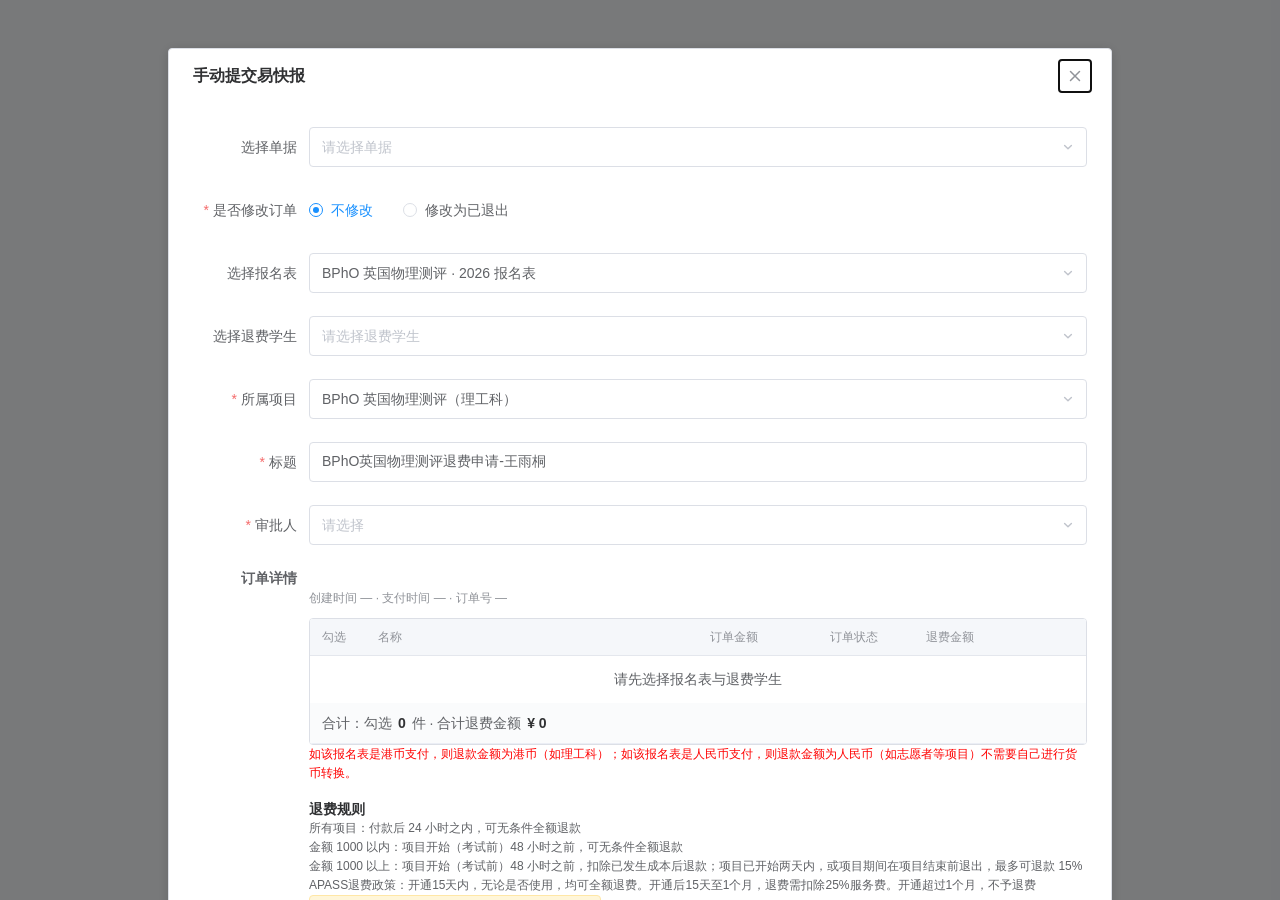
<file: index.html>
<!DOCTYPE html>
<html lang="zh-CN">
<head>
  <meta charset="UTF-8">
  <meta name="viewport" content="width=device-width, initial-scale=1.0">
  <title>手动提交易快报 · 手动提交退费弹窗</title>
  <link rel="stylesheet" href="styles.css">
</head>
<body>
  <main class="demo-page">
    <div class="demo-card">
      <h1>手动提交退费</h1>
      <p>点击按钮打开「手动提交易快报」弹窗：选择报名表与学生后自动带出订单列表，勾选订单实时计算合计退费金额；全部数据为本地 Mock。</p>
      <button type="button" class="rf-btn rf-btn--primary" data-open>打开退费弹窗</button>
      <span class="demo-meta">944px 弹窗 · Element 风格 · 纯前端原型</span>
    </div>
  </main>

  <div class="rf-overlay" id="rfOverlay" aria-hidden="true">
    <div class="rf-dialog" id="rfDialog" role="dialog" aria-modal="true" aria-label="手动提交易快报">
      <header class="rf-dialog__header">
        <span class="rf-dialog__title">手动提交易快报</span>
        <button type="button" class="rf-dialog__close" id="rfClose" aria-label="关闭">
          <svg width="14" height="14" viewBox="0 0 14 14" fill="none" aria-hidden="true" focusable="false">
            <path d="M2.5 2.5l9 9M11.5 2.5l-9 9" stroke="currentColor" stroke-width="1.5" stroke-linecap="round"></path>
          </svg>
        </button>
      </header>

      <div class="rf-dialog__body" id="rfDialogBody">
        <form class="rf-form" id="rfForm" action="#" novalidate>
          <div class="rf-form-row">
            <label class="rf-label">选择单据</label>
            <div class="rf-control">
              <div class="rf-select" data-select="bill" tabindex="0" role="combobox" aria-label="选择单据">
                <span class="rf-select__text is-placeholder">请选择单据</span>
                <svg class="rf-select__caret" width="12" height="12" viewBox="0 0 12 12" fill="none" aria-hidden="true" focusable="false">
                  <path d="M2.6 4.4 6 7.8l3.4-3.4" stroke="currentColor" stroke-width="1.4" stroke-linecap="round" stroke-linejoin="round"></path>
                </svg>
              </div>
            </div>
          </div>

          <div class="rf-form-row">
            <label class="rf-label"><span class="rf-label__star">*</span>是否修改订单</label>
            <div class="rf-control rf-control--radio" data-radio-group="modifyOrder">
              <label class="rf-radio rf-radio--checked">
                <input class="rf-radio__input" type="radio" name="rf-modify" value="no" checked>
                <span class="rf-radio__dot"></span>
                <span class="rf-radio__text">不修改</span>
              </label>
              <label class="rf-radio">
                <input class="rf-radio__input" type="radio" name="rf-modify" value="exit">
                <span class="rf-radio__dot"></span>
                <span class="rf-radio__text">修改为已退出</span>
              </label>
            </div>
          </div>

          <div class="rf-form-row">
            <label class="rf-label">选择报名表</label>
            <div class="rf-control">
              <div class="rf-select" data-select="form" tabindex="0" role="combobox" aria-label="选择报名表">
                <span class="rf-select__text is-placeholder">请选择报名表</span>
                <svg class="rf-select__caret" width="12" height="12" viewBox="0 0 12 12" fill="none" aria-hidden="true" focusable="false">
                  <path d="M2.6 4.4 6 7.8l3.4-3.4" stroke="currentColor" stroke-width="1.4" stroke-linecap="round" stroke-linejoin="round"></path>
                </svg>
              </div>
            </div>
          </div>

          <div class="rf-form-row">
            <label class="rf-label">选择退费学生</label>
            <div class="rf-control">
              <div class="rf-select rf-select--disabled" data-select="student" data-placeholder="请先选择报名表" tabindex="0" role="combobox" aria-label="选择退费学生">
                <span class="rf-select__text is-placeholder">请先选择报名表</span>
                <svg class="rf-select__caret" width="12" height="12" viewBox="0 0 12 12" fill="none" aria-hidden="true" focusable="false">
                  <path d="M2.6 4.4 6 7.8l3.4-3.4" stroke="currentColor" stroke-width="1.4" stroke-linecap="round" stroke-linejoin="round"></path>
                </svg>
              </div>
            </div>
          </div>

          <div class="rf-form-row">
            <label class="rf-label"><span class="rf-label__star">*</span>所属项目</label>
            <div class="rf-control">
              <div class="rf-select" data-select="project" tabindex="0" role="combobox" aria-label="所属项目">
                <span class="rf-select__text is-placeholder">请选择</span>
                <svg class="rf-select__caret" width="12" height="12" viewBox="0 0 12 12" fill="none" aria-hidden="true" focusable="false">
                  <path d="M2.6 4.4 6 7.8l3.4-3.4" stroke="currentColor" stroke-width="1.4" stroke-linecap="round" stroke-linejoin="round"></path>
                </svg>
              </div>
            </div>
          </div>

          <div class="rf-form-row">
            <label class="rf-label" for="rf-title"><span class="rf-label__star">*</span>标题</label>
            <div class="rf-control">
              <input id="rf-title" class="rf-input" data-input="title" type="text" value="BPhO英国物理测评退费申请-王雨桐">
            </div>
          </div>

          <div class="rf-form-row">
            <label class="rf-label"><span class="rf-label__star">*</span>审批人</label>
            <div class="rf-control">
              <div class="rf-select" data-select="approver" tabindex="0" role="combobox" aria-label="审批人">
                <span class="rf-select__text is-placeholder">请选择</span>
                <svg class="rf-select__caret" width="12" height="12" viewBox="0 0 12 12" fill="none" aria-hidden="true" focusable="false">
                  <path d="M2.6 4.4 6 7.8l3.4-3.4" stroke="currentColor" stroke-width="1.4" stroke-linecap="round" stroke-linejoin="round"></path>
                </svg>
              </div>
            </div>
          </div>

          <h3 class="rf-section-title">订单详情</h3>

          <div class="rf-orders" data-orders>
            <div class="rf-orders__meta" data-orders-meta>创建时间 — · 支付时间 — · 订单号 —</div>
            <div class="rf-orders__scroll">
              <table class="rf-table">
                <thead>
                  <tr>
                    <th class="rf-table__check">勾选</th>
                    <th>名称</th>
                    <th class="rf-table__amount">订单金额</th>
                    <th class="rf-table__status">订单状态</th>
                    <th class="rf-table__refund">退费金额</th>
                  </tr>
                </thead>
                <tbody data-orders-body>
                  <tr><td class="rf-table__empty" colspan="5">请先选择报名表与退费学生</td></tr>
                </tbody>
                <tfoot>
                  <tr>
                    <td class="rf-orders__total" colspan="5">合计：勾选 <b data-orders-count>0</b> 件 · 合计退费金额 <b data-orders-sum>¥ 0</b></td>
                  </tr>
                </tfoot>
              </table>
            </div>
            <p class="rf-orders__note">如该报名表是港币支付，则退款金额为港币（如理工科）；如该报名表是人民币支付，则退款金额为人民币（如志愿者等项目）不需要自己进行货币转换。</p>
          </div>

          <div class="rf-refund-rules">
            <p class="rf-refund-rules__title">退费规则</p>
            <p class="rf-refund-rules__item">所有项目：付款后 24 小时之内，可无条件全额退款</p>
            <p class="rf-refund-rules__item">金额 1000 以内：项目开始（考试前）48 小时之前，可无条件全额退款</p>
            <p class="rf-refund-rules__item">金额 1000 以上：项目开始（考试前）48 小时之前，扣除已发生成本后退款；项目已开始两天内，或项目期间在项目结束前退出，最多可退款 15%</p>
            <p class="rf-refund-rules__item">APASS退费政策：开通15天内，无论是否使用，均可全额退费。开通后15天至1个月，退费需扣除25%服务费。开通超过1个月，不予退费</p>
          </div>

          <div class="rf-alert">
            <svg class="rf-alert__icon" width="14" height="14" viewBox="0 0 14 14" aria-hidden="true" focusable="false">
              <path d="M7 1.4 13.3 12.5H.7L7 1.4Z" fill="currentColor"></path>
              <path d="M7 5.2v3.4" stroke="var(--rf-warn-bg)" stroke-width="1.3" stroke-linecap="round"></path>
              <circle cx="7" cy="10.7" r="0.75" fill="var(--rf-warn-bg)"></circle>
            </svg>
            <span class="rf-alert__text">请核对退款金额与收款账户信息后提交</span>
          </div>

          <div class="rf-notes">
            <p data-note-fee>注：该学生报名时报名费为：4800，默认退费费用为此的75%；该学生可退金额：3600（学生支付费用：4800）</p>
          </div>

          <div class="rf-form-row">
            <label class="rf-label"><span class="rf-label__star">*</span>报销日期</label>
            <div class="rf-control">
              <div class="rf-date" data-date tabindex="0" role="button" aria-label="报销日期">
                <span class="rf-date__value">2026-09-16</span>
                <svg class="rf-date__icon" width="14" height="14" viewBox="0 0 14 14" fill="none" aria-hidden="true" focusable="false">
                  <rect x="1.2" y="2.2" width="11.6" height="10.6" rx="1.6" stroke="currentColor" stroke-width="1.1"></rect>
                  <path d="M1.2 5.6h11.6" stroke="currentColor" stroke-width="1.1"></path>
                  <path d="M4.6 1v2.4M9.4 1v2.4" stroke="currentColor" stroke-width="1.1" stroke-linecap="round"></path>
                </svg>
              </div>
            </div>
          </div>

          <h3 class="rf-section-title">收款信息</h3>

          <div class="rf-form-row">
            <label class="rf-label"><span class="rf-label__star">*</span>法人实体</label>
            <div class="rf-control">
              <div class="rf-select" data-select="entity" tabindex="0" role="combobox" aria-label="法人实体">
                <span class="rf-select__text is-placeholder">请选择</span>
                <svg class="rf-select__caret" width="12" height="12" viewBox="0 0 12 12" fill="none" aria-hidden="true" focusable="false">
                  <path d="M2.6 4.4 6 7.8l3.4-3.4" stroke="currentColor" stroke-width="1.4" stroke-linecap="round" stroke-linejoin="round"></path>
                </svg>
              </div>
            </div>
          </div>

          <div class="rf-form-row">
            <label class="rf-label">学生支付订单号</label>
            <div class="rf-control">
              <div class="rf-cell-btn">
                <div class="rf-select rf-select--disabled rf-select--narrow" data-order="payNo">
                  <span class="rf-select__text is-placeholder"></span>
                </div>
                <button type="button" class="rf-gbtn rf-gbtn--dim" data-copy="payNo" data-copy-label="学生支付订单号" disabled>复制</button>
              </div>
            </div>
          </div>

          <div class="rf-form-row">
            <label class="rf-label">商户订单号</label>
            <div class="rf-control">
              <div class="rf-cell-btn">
                <div class="rf-select rf-select--disabled rf-select--narrow" data-order="merchantNo">
                  <span class="rf-select__text is-placeholder"></span>
                </div>
                <button type="button" class="rf-gbtn rf-gbtn--dim" data-copy="merchantNo" data-copy-label="商户订单号" disabled>复制</button>
              </div>
            </div>
          </div>

          <div class="rf-form-row">
            <label class="rf-label">学生学校</label>
            <div class="rf-control">
              <div class="rf-cell-btn">
                <button type="button" class="rf-gbtn rf-gbtn--dim" data-school title="点击切换本校 / 外校">本校</button>
              </div>
            </div>
          </div>

          <div class="rf-form-row">
            <label class="rf-label"><span class="rf-label__star">*</span>申请原因</label>
            <div class="rf-control">
              <div class="rf-cell-btn">
                <input class="rf-input rf-input--narrow" data-input="reason" type="text" value="已退出">
                <button type="button" class="rf-gbtn rf-gbtn--solid" data-copy="reason" data-copy-label="申请原因">复制（学生可见）</button>
              </div>
            </div>
          </div>

          <div class="rf-form-row">
            <label class="rf-label">报销部门</label>
            <div class="rf-control">
              <div class="rf-select" data-select="dept" tabindex="0" role="combobox" aria-label="报销部门">
                <span class="rf-select__text is-placeholder">请选择</span>
                <svg class="rf-select__caret" width="12" height="12" viewBox="0 0 12 12" fill="none" aria-hidden="true" focusable="false">
                  <path d="M2.6 4.4 6 7.8l3.4-3.4" stroke="currentColor" stroke-width="1.4" stroke-linecap="round" stroke-linejoin="round"></path>
                </svg>
              </div>
            </div>
          </div>

          <div class="rf-form-row">
            <label class="rf-label" for="rf-desc"><span class="rf-label__star">*</span>描述</label>
            <div class="rf-control">
              <textarea id="rf-desc" class="rf-textarea" data-input="desc" rows="2" placeholder="请输入易快报提交描述，学生不可见仅用于内部沟通"></textarea>
              <button type="button" class="rf-upload" data-upload>
                <svg width="13" height="13" viewBox="0 0 14 14" fill="none" aria-hidden="true" focusable="false">
                  <path d="M7 9.8V2.6" stroke="currentColor" stroke-width="1.4" stroke-linecap="round"></path>
                  <path d="M4 5.2 7 2.2l3 3" stroke="currentColor" stroke-width="1.4" stroke-linecap="round" stroke-linejoin="round"></path>
                  <path d="M2.2 12h9.6" stroke="currentColor" stroke-width="1.4" stroke-linecap="round"></path>
                </svg>
                <span>立即上传</span>
              </button>
              <input class="rf-file-input" data-file-input type="file" multiple hidden>
              <ul class="rf-filelist" data-filelist hidden></ul>
            </div>
          </div>
        </form>
      </div>

      <footer class="rf-dialog__footer">
        <button type="button" class="rf-btn rf-btn--plain" data-close>取 消</button>
        <button type="button" class="rf-btn rf-btn--primary" data-submit>
          <span class="rf-btn__spinner" aria-hidden="true"></span>
          <span data-submit-label>提 交</span>
        </button>
      </footer>
    </div>
  </div>

  <div class="rf-toast-wrap" id="rfToastWrap" aria-live="polite"></div>

  <script src="mock.js"></script>
  <script src="api.js"></script>
  <script src="app.js"></script>
</body>
</html>
</file>
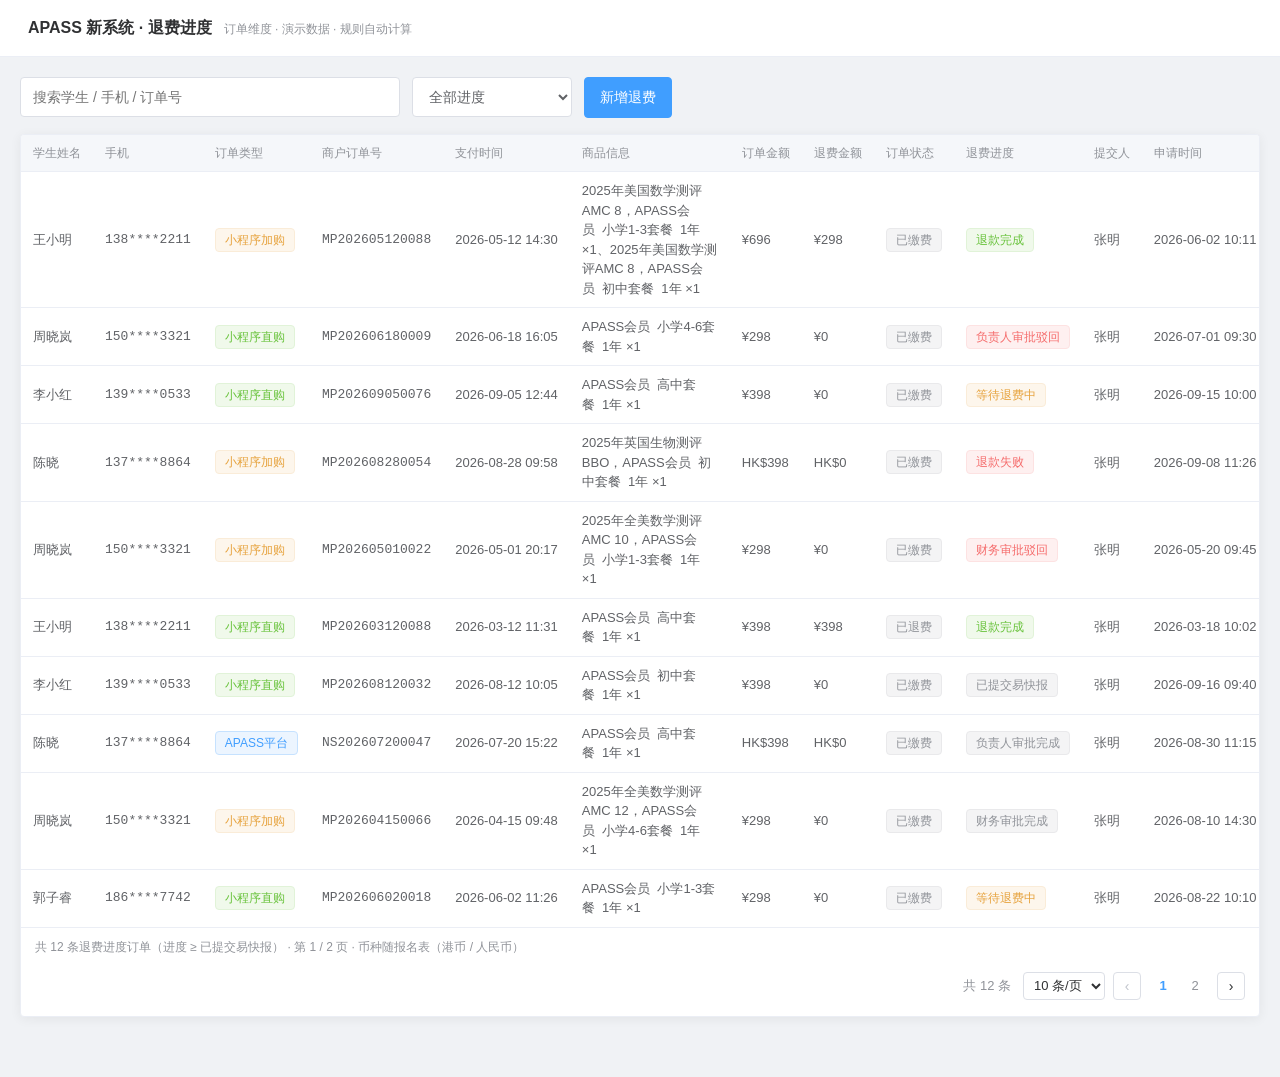
<file: APASStuifei.html>
<!DOCTYPE html>
<html lang="zh-CN"><head>
<meta charset="UTF-8">
<meta name="viewport" content="width=device-width, initial-scale=1.0">
<title>退费进度 · APASS 新系统</title>
<style>:root {
  --bg: #f0f2f5;
  --surface: #ffffff;
  --surface-muted: #f5f7fa;
  --text: #303133;
  --text-2: #606266;
  --text-muted: #909399;
  --border: #dcdfe6;
  --border-light: #ebeef5;
  --brand: #409eff;
  --brand-hover: #66b1ff;
  --brand-active: #3a8ee6;
  --brand-soft: #ecf5ff;
  --brand-soft-strong: #c6e2ff;
  --success-text: #67c23a; --success-bg: #f0f9eb; --success-border: #e1f3d8;
  --warn-text: #e6a23c; --warn-bg: #fdf6ec; --warn-border: #faecd8;
  --danger-text: #f56c6c; --danger-bg: #fef0f0; --danger-border: #fde2e2;
  --muted-text: #909399; --muted-bg: #f4f4f5; --muted-border: #e9e9eb;
  --radius: 4px;
  --shadow: 0 2px 12px rgba(0, 0, 0, 0.1);
}
* { box-sizing: border-box; margin: 0; padding: 0; }
body { font-family: 'Helvetica Neue', Helvetica, 'PingFang SC', 'Hiragino Sans GB', 'Microsoft YaHei', '微软雅黑', Arial, sans-serif; background: var(--bg); color: var(--text); font-size: 14px; line-height: 1.5; -webkit-font-smoothing: antialiased; }
.mono { font-family: 'SF Mono', Consolas, Menlo, monospace; font-size: 12.5px; }
.num { font-variant-numeric: tabular-nums; }

.topbar { background: var(--surface); border-bottom: 1px solid var(--border-light); padding: 16px 28px; display: flex; align-items: baseline; gap: 12px; flex-wrap: wrap; }
.topbar__title { font-size: 16px; font-weight: 700; color: var(--text); }
.topbar__sub { font-size: 12px; color: var(--text-muted); }

.page { max-width: 1280px; margin: 20px auto; padding: 0 20px 40px; }
.toolbar { display: flex; gap: 12px; flex-wrap: wrap; margin-bottom: 16px; }
.toolbar__search { flex: 1; min-width: 240px; max-width: 380px; height: 40px; border: 1px solid var(--border); border-radius: var(--radius); padding: 0 12px; font: inherit; color: var(--text-2); background: var(--surface); transition: border-color 0.2s ease; }
.toolbar__search:hover { border-color: #c0c4cc; }
.toolbar__filter { height: 40px; border: 1px solid var(--border); border-radius: var(--radius); padding: 0 28px 0 12px; font: inherit; color: var(--text-2); background: var(--surface); max-width: 200px; transition: border-color 0.2s ease; }
.toolbar__filter:hover { border-color: #c0c4cc; }
.toolbar__search:focus, .toolbar__filter:focus { outline: none; border-color: var(--brand); }

.btn { font: inherit; border: 1px solid var(--border); background: var(--surface); color: var(--text-2); border-radius: var(--radius); padding: 9px 15px; cursor: pointer; transition: all 0.1s; }
.btn:hover:not(:disabled) { color: var(--brand); border-color: var(--brand-soft-strong); background: var(--brand-soft); }
.btn:disabled { color: #c0c4cc; cursor: not-allowed; background: var(--surface); border-color: var(--border-light); }
.btn--primary { background: var(--brand); border-color: var(--brand); color: #fff; }
.btn--primary:hover:not(:disabled) { background: var(--brand-hover); border-color: var(--brand-hover); color: #fff; }
.btn--primary:active:not(:disabled) { background: var(--brand-active); border-color: var(--brand-active); }
.btn--primary:disabled { background: #a0cfff; border-color: #a0cfff; color: #fff; }
.btn--sm { padding: 5px 12px; font-size: 12px; border-radius: 3px; }
.btn--ghost { border: none; background: none; color: var(--brand); padding: 5px 2px; }
.btn--ghost:hover:not(:disabled) { background: none; color: var(--brand-hover); }

.table-panel { background: var(--surface); border: 1px solid var(--border-light); border-radius: var(--radius); overflow: hidden; box-shadow: 0 2px 12px 0 rgba(0, 0, 0, 0.06); }
.table-scroll { overflow-x: auto; }
.order-table { width: 100%; min-width: 1560px; border-collapse: collapse; }
.order-table th, .order-table td { padding: 9px 12px; text-align: left; border-bottom: 1px solid var(--border-light); white-space: nowrap; vertical-align: middle; }
.order-table thead th { position: sticky; top: 0; background: var(--surface-muted); color: var(--text-muted); font-weight: 500; font-size: 12px; }
.order-table tbody td { color: var(--text-2); font-size: 13px; }
.order-table tbody tr:hover { background: var(--surface-muted); }
.order-table tr.is-disabled td { color: #c0c4cc; }
.order-table td.cell-wrap { white-space: normal; min-width: 160px; max-width: 240px; }
.table-hint { padding: 10px 14px; font-size: 12px; color: var(--text-muted); }
.pager { display: flex; align-items: center; justify-content: flex-end; gap: 8px; padding: 6px 14px 16px; font-size: 13px; color: var(--text-muted); flex-wrap: wrap; }
.pager__total { margin-right: 4px; }
.pager__size { height: 28px; padding: 0 6px; border: 1px solid var(--border); border-radius: var(--radius); background: var(--surface); color: var(--text); font-size: 13px; cursor: pointer; outline: none; }
.pager__size:focus { border-color: var(--brand); }
.pager__btn { min-width: 28px; height: 28px; padding: 0 6px; border: 1px solid var(--border); border-radius: var(--radius); background: var(--surface); color: var(--text); font-size: 14px; line-height: 26px; cursor: pointer; }
.pager__btn:hover:not(:disabled) { color: var(--brand); border-color: var(--brand); }
.pager__btn:disabled { color: #c0c4cc; cursor: not-allowed; }
.pager__pages { display: inline-flex; align-items: center; gap: 4px; }
.pager__num { min-width: 28px; height: 28px; padding: 0 4px; border: 1px solid transparent; border-radius: var(--radius); background: transparent; color: var(--text-muted); font-size: 13px; cursor: pointer; }
.pager__num:hover { color: var(--brand); }
.pager__num.is-active { color: var(--brand); font-weight: 700; }
.pager__ellipsis { min-width: 20px; text-align: center; color: var(--text-muted); line-height: 28px; }

.tag { display: inline-flex; align-items: center; height: 24px; padding: 0 9px; border-radius: 4px; border: 1px solid var(--muted-border); background: var(--muted-bg); color: var(--muted-text); font-size: 12px; line-height: 22px; white-space: nowrap; }
.tag--ok { color: var(--success-text); border-color: var(--success-border); background: var(--success-bg); }
.tag--warn { color: var(--warn-text); border-color: var(--warn-border); background: var(--warn-bg); }
.tag--danger { color: var(--danger-text); border-color: var(--danger-border); background: var(--danger-bg); }
.tag--muted { color: var(--muted-text); border-color: var(--muted-border); background: var(--muted-bg); }

.modal-overlay { position: fixed; inset: 0; background: rgba(0, 0, 0, 0.5); display: flex; align-items: center; justify-content: center; padding: 20px; z-index: 1000; }
.modal-overlay[hidden] { display: none; }
.modal { width: 100%; max-width: 430px; background: var(--surface); border: 1px solid var(--border-light); border-radius: var(--radius); box-shadow: 0 2px 12px rgba(0, 0, 0, 0.15); max-height: 88vh; overflow-y: auto; padding: 20px 24px 24px; }
#recordModal .modal { max-width: 620px; }
.modal--wide { max-width: 680px; }
.modal h3 { font-size: 16px; font-weight: 700; color: var(--text); margin-bottom: 16px; }
.modal__actions { display: flex; justify-content: flex-end; gap: 10px; margin-top: 18px; }

.rf-overlay {
  position: fixed;
  inset: 0;
  z-index: 1000;
  background: rgba(0, 0, 0, 0.5);
  overflow-y: auto;
  opacity: 0;
  visibility: hidden;
  transition: opacity 0.25s ease, visibility 0.25s ease;
  --rf-primary: #409eff;
  --rf-primary-hover: #66b1ff;
  --rf-primary-active: #3a8ee6;
  --rf-border: #dcdfe6;
  --rf-border-hover: #c0c4cc;
  --rf-muted: #909399;
  --rf-label: #606266;
  --rf-placeholder: #c0c4cc;
  --rf-disabled-bg: #f5f7fa;
  --rf-disabled-border: #e4e7ed;
  --rf-required: #f56c6c;
  --rf-danger-text: #f56c6c;
  --rf-success: #67c23a;
  --rf-success-bg: #f0f9eb;
  --rf-warn-bg: #fdf6ec;
  --rf-warn-border: #faecd8;
  --rf-warn-text: #e6a23c;
}
.rf-overlay.is-open { opacity: 1; visibility: visible; }

.rf-dialog {
  width: 944px;
  max-width: calc(100vw - 48px);
  margin: 48px auto 48px;
  background: #ffffff;
  border: 1px solid var(--rf-border);
  border-radius: 4px;
  box-shadow: 0 2px 12px rgba(0, 0, 0, 0.15);
  transform: translateY(-18px) scale(0.985);
  transition: transform 0.28s cubic-bezier(0.25, 0.9, 0.35, 1.1);
}
.rf-overlay.is-open .rf-dialog { transform: none; }

.rf-dialog__header {
  height: 54px;
  display: flex;
  align-items: center;
  justify-content: space-between;
  padding-left: 24px;
  padding-right: 20px;
}
.rf-dialog__title { font-size: 16px; font-weight: 700; line-height: 24px; color: #303133; }
.rf-dialog__close {
  width: 32px; height: 32px; padding: 0;
  display: inline-flex; align-items: center; justify-content: center;
  background: transparent; border: none; border-radius: 2px;
  color: var(--rf-muted); cursor: pointer;
  transition: color 0.2s ease, background 0.2s ease;
}
.rf-dialog__close:hover { color: var(--rf-primary); background: var(--rf-disabled-bg); }

.rf-dialog__body { padding: 24px; }
.rf-dialog h3, .rf-dialog p { margin: 0; padding: 0; }

.rf-form-row { display: flex; align-items: flex-start; margin-bottom: 23px; }
.rf-form-row:last-child { margin-bottom: 0; }
.rf-form-row[hidden] { display: none; }
.rf-filelist[hidden] { display: none; }
.rf-label {
  flex: 0 0 104px; width: 104px; margin-right: 12px; padding-top: 10px;
  text-align: right; font-size: 14px; line-height: 20px;
  color: var(--rf-label); white-space: nowrap;
}
.rf-label__star { color: var(--rf-required); margin-right: 4px; }
.rf-control { flex: 1 1 auto; min-width: 0; }

.rf-select {
  display: flex; align-items: center; justify-content: space-between;
  height: 40px; padding: 0 12px;
  background: #ffffff; border: 1px solid var(--rf-border); border-radius: 4px;
  transition: border-color 0.2s ease, background 0.2s ease;
  cursor: pointer; user-select: none;
}
.rf-select__text {
  min-width: 0; overflow: hidden; text-overflow: ellipsis; white-space: nowrap;
  font-size: 14px; line-height: 20px; color: var(--rf-label);
}
.rf-select__text.is-placeholder { color: var(--rf-placeholder); }
.rf-select__caret { flex: 0 0 auto; margin-left: 8px; color: var(--rf-placeholder); transition: transform 0.2s ease; }
.rf-select.is-active { border-color: var(--rf-primary); }
.rf-select.is-active .rf-select__caret { transform: rotate(180deg); color: var(--rf-primary); }
.rf-select:not(.rf-select--disabled):hover { border-color: var(--rf-border-hover); }
.rf-select--disabled { background: var(--rf-disabled-bg); border-color: var(--rf-disabled-border); cursor: not-allowed; }

.rf-input {
  display: block; width: 100%; height: 40px; padding: 0 12px;
  background: #ffffff; border: 1px solid var(--rf-border); border-radius: 4px;
  font: inherit; font-size: 14px; line-height: 38px; color: var(--rf-label);
  outline: none; transition: border-color 0.2s ease;
}
.rf-input::placeholder { color: var(--rf-placeholder); }
.rf-input:hover { border-color: var(--rf-border-hover); }
.rf-input:focus { border-color: var(--rf-primary); }
.rf-input:disabled, .rf-textarea:disabled { background: var(--rf-disabled-bg); border-color: var(--rf-disabled-border); color: var(--rf-placeholder); cursor: not-allowed; }
.rf-input:disabled:hover, .rf-textarea:disabled:hover { border-color: var(--rf-disabled-border); }
.rf-gbtn:disabled { opacity: 0.5; cursor: not-allowed; filter: none; }
.rf-viewonly-note { display: flex; align-items: flex-start; gap: 6px; margin: 0 0 16px; padding: 8px 12px; background: var(--brand-soft); border: 1px solid var(--brand-soft-strong); border-radius: 4px; font-size: 12px; line-height: 19px; color: var(--rf-primary); }
.rf-viewonly-note[hidden] { display: none; }
.rf-viewonly-note svg { flex: 0 0 14px; margin-top: 2px; }
.rf-radio-group { display: flex; align-items: center; gap: 28px; height: 40px; }
.rf-radio { display: inline-flex; align-items: center; gap: 8px; cursor: pointer; font-size: 14px; color: var(--rf-label); position: relative; }
.rf-radio input { position: absolute; opacity: 0; width: 0; height: 0; }
.rf-radio__dot { flex: 0 0 14px; width: 14px; height: 14px; border-radius: 50%; border: 1px solid var(--rf-border-hover); background: #ffffff; position: relative; transition: border-color 0.2s ease; }
.rf-radio__dot::after { content: ''; position: absolute; left: 2px; top: 2px; width: 8px; height: 8px; border-radius: 50%; background: var(--rf-primary); transform: scale(0); transition: transform 0.15s ease; }
.rf-radio:hover .rf-radio__dot { border-color: var(--rf-primary); }
.rf-radio input:checked ~ .rf-radio__dot { border-color: var(--rf-primary); }
.rf-radio input:checked ~ .rf-radio__dot::after { transform: scale(1); }
.rf-radio input:disabled ~ .rf-radio__dot { background: var(--rf-disabled-bg); border-color: var(--rf-disabled-border); cursor: not-allowed; }
.rf-radio input:disabled ~ .rf-radio__text { color: var(--rf-placeholder); cursor: not-allowed; }

.rf-alert {
  width: 777px; max-width: 100%;
  margin: 0 0 23px 116px; padding: 8px 12px;
  display: flex; align-items: center;
  background: var(--rf-warn-bg); border: 1px solid var(--rf-warn-border); border-radius: 4px;
}
.rf-alert__icon { flex: 0 0 14px; width: 14px; height: 14px; margin-right: 6px; color: var(--rf-warn-text); }
.rf-alert__text { font-size: 12px; line-height: 19px; color: var(--rf-warn-text); }

.rf-orders { margin-left: 116px; }
.rf-orders__meta { font-size: 12px; line-height: 20px; color: var(--rf-muted); margin-bottom: 10px; }
.rf-orders__meta b { font-weight: 400; color: var(--rf-label); margin: 0 4px; }
.rf-orders__meta b:last-child { margin-right: 0; }
.rf-orders__scroll { border: 1px solid var(--rf-border); border-radius: 4px; overflow: hidden; }
.rf-table { width: 100%; border-collapse: collapse; background: #ffffff; }
.rf-table th {
  height: 36px; padding: 0 12px; background: var(--rf-disabled-bg);
  font-size: 12px; font-weight: 500; line-height: 18px; color: var(--rf-muted);
  text-align: left; white-space: nowrap; border-bottom: 1px solid var(--rf-disabled-border);
}
.rf-table td {
  padding: 10px 12px; font-size: 14px; line-height: 20px;
  color: var(--rf-label); border-bottom: 1px solid #ebeef5;
}
.rf-table tbody tr:last-child td { border-bottom: none; }
.rf-table tbody tr:hover { background: var(--rf-disabled-bg); }
.rf-table__check { width: 56px; text-align: center; }
.rf-table__amount { width: 120px; }
.rf-table__status { width: 96px; }
.rf-table__refund { width: 216px; white-space: nowrap; }
.rf-refund-text { display: inline-block; min-width: 52px; }
.rf-refund-edit { display: inline-flex; flex-direction: column; align-items: stretch; gap: 4px; width: 130px; }
.rf-quick-row { display: flex; gap: 6px; }
.rf-quick-row .rf-quick75, .rf-quick-row .rf-quick100 { flex: 1; }
.rf-refund-input { width: 100%; height: 28px; padding: 0 8px; font: inherit; font-size: 13px; line-height: 26px; color: var(--rf-label); text-align: right; background: #ffffff; border: 1px solid var(--rf-border); border-radius: 4px; outline: none; transition: border-color 0.2s ease; box-sizing: border-box; }
.rf-refund-input:hover { border-color: var(--rf-border-hover); }
.rf-refund-input:focus { border-color: var(--rf-primary); }
.rf-quick75, .rf-quick100 { display: inline-block; padding: 4px 0; font-size: 12px; line-height: 20px; color: #409eff; background: #ecf5ff; border: 1px solid #c6e2ff; border-radius: 4px; cursor: pointer; white-space: nowrap; transition: all .15s; text-align: center; }
.rf-quick75:hover, .rf-quick100:hover { background: #409eff; border-color: #409eff; color: #fff; }
.rf-quick75:active, .rf-quick100:active { background: #3a8ee6; border-color: #3a8ee6; color: #fff; }
.rf-table__name { max-width: 0; }
.rf-table__name .rf-table__name-text { display: block; overflow: hidden; text-overflow: ellipsis; white-space: nowrap; }
.rf-orders__total { padding: 10px 12px; background: #fafbfc; font-size: 12px; line-height: 20px; color: var(--rf-label); }
.rf-orders__total b { font-size: 14px; font-weight: 600; color: #303133; margin: 0 2px; }
.rf-orders__note { margin: 10px 0 0; font-size: 12px; line-height: 19px; color: var(--rf-danger-text); }

.rf-checkbox { display: inline-flex; cursor: pointer; vertical-align: middle; }
.rf-checkbox input { position: absolute; opacity: 0; pointer-events: none; margin: 0; }
.rf-checkbox__box {
  width: 14px; height: 14px; border: 1px solid var(--rf-border); border-radius: 2px;
  background: #ffffff; display: inline-flex; align-items: center; justify-content: center;
  transition: background 0.15s ease, border-color 0.15s ease;
}
.rf-checkbox:hover .rf-checkbox__box { border-color: var(--rf-primary); }
.rf-checkbox input:checked + .rf-checkbox__box { background: var(--rf-primary); border-color: var(--rf-primary); }
.rf-checkbox input:checked + .rf-checkbox__box::after {
  content: ""; width: 8px; height: 4px;
  border-left: 1.5px solid #ffffff; border-bottom: 1.5px solid #ffffff;
  transform: rotate(-45deg) translateY(-1px);
}

.rf-tag {
  display: inline-flex; align-items: center; height: 22px; padding: 0 8px;
  background: var(--rf-success-bg); border: 1px solid #e1f3d8; border-radius: 2px;
  font-size: 12px; line-height: 20px; color: var(--rf-success);
}

.rf-refund-rules { margin: 16px 0 23px 116px; }
.rf-refund-rules__title { font-size: 14px; font-weight: 600; line-height: 20px; color: #303133; margin-bottom: 6px; }
.rf-refund-rules__item { font-size: 12px; line-height: 19px; color: var(--rf-label); margin-bottom: 4px; }
.rf-refund-rules__item:last-child { margin-bottom: 0; }
.rf-refund-rules__item--applied { color: var(--rf-primary); font-weight: 600; }
.rf-refund-rules__item--blocked { color: var(--rf-required); font-weight: 600; }

.rf-section-title {
  width: 104px; margin: 72px 0 14px; text-align: right;
  font-size: 14px; font-weight: 600; line-height: 20px; color: var(--rf-label);
}

.rf-cell-btn { display: flex; align-items: center; height: 40px; gap: 4px; }
.rf-select--narrow { flex: 0 0 617px; width: 617px; justify-content: flex-start; }
.rf-select--narrow .rf-select__text { flex: 1 1 auto; }
.rf-input--narrow { flex: 0 0 617px; width: 617px; }

.rf-gbtn {
  height: 28px; padding: 0 16px;
  display: inline-flex; align-items: center; justify-content: center;
  background: var(--rf-success); border: 1px solid var(--rf-success); border-radius: 3px;
  color: #ffffff; font: inherit; font-size: 12px; line-height: 26px;
  cursor: pointer; white-space: nowrap; transition: filter 0.2s ease, opacity 0.2s ease;
}
.rf-gbtn:hover { filter: brightness(1.08); }
.rf-gbtn:active { filter: brightness(0.94); }
.rf-gbtn--dim { opacity: 0.5; }
.rf-gbtn--solid { height: 24px; padding: 0 22px; line-height: 22px; }
.rf-gbtn[disabled] { opacity: 0.45; cursor: not-allowed; pointer-events: none; }

.rf-textarea {
  display: block; width: 100%; height: 54px; padding: 7px 12px;
  background: #ffffff; border: 1px solid var(--rf-border); border-radius: 4px;
  font: inherit; font-size: 14px; line-height: 20px; color: var(--rf-label);
  outline: none; resize: vertical; transition: border-color 0.2s ease;
}
.rf-textarea::placeholder { color: var(--rf-placeholder); }
.rf-textarea:hover { border-color: var(--rf-border-hover); }
.rf-textarea:focus { border-color: var(--rf-primary); }

.rf-upload {
  width: 80px; height: 32px; margin-top: 8px; padding: 0;
  display: inline-flex; align-items: center; justify-content: center; gap: 3px;
  background: var(--rf-primary); border: 1px solid var(--rf-primary); border-radius: 4px;
  color: #ffffff; font: inherit; font-size: 12px; line-height: 20px;
  cursor: pointer; transition: background 0.2s ease, border-color 0.2s ease;
}
.rf-upload:hover { background: var(--rf-primary-hover); border-color: var(--rf-primary-hover); }
.rf-upload:active { background: var(--rf-primary-active); border-color: var(--rf-primary-active); }

.rf-dialog__footer {
  display: flex; align-items: center; justify-content: flex-end; gap: 12px;
  padding: 16px 24px 24px;
}
.rf-btn {
  height: 40px; padding: 0 20px;
  display: inline-flex; align-items: center; justify-content: center; gap: 6px;
  font: inherit; font-size: 14px; line-height: 20px; border-radius: 4px;
  cursor: pointer; white-space: nowrap;
  transition: background 0.2s ease, border-color 0.2s ease, color 0.2s ease;
}
.rf-btn[hidden] { display: none; }
.rf-btn--plain { background: #ffffff; border: 1px solid var(--rf-border); color: var(--rf-label); }
.rf-btn--plain:hover { color: var(--rf-primary-hover); border-color: #c6e2ff; background: #ecf5ff; }
.rf-btn--primary { background: var(--rf-primary); border: 1px solid var(--rf-primary); color: #ffffff; }
.rf-btn--primary:hover { background: var(--rf-primary-hover); border-color: var(--rf-primary-hover); }
.rf-btn--primary:active { background: var(--rf-primary-active); border-color: var(--rf-primary-active); }
.rf-btn.is-loading { opacity: 0.85; pointer-events: none; }
.rf-btn__spinner {
  width: 14px; height: 14px;
  border: 2px solid rgba(255, 255, 255, 0.35); border-top-color: #ffffff;
  border-radius: 50%; display: none; flex: none;
  animation: rf-spin 0.7s linear infinite;
}
.rf-btn.is-loading .rf-btn__spinner { display: inline-block; }
@keyframes rf-spin { to { transform: rotate(360deg); } }

.rf-select.is-error, .rf-input.is-error, .rf-textarea.is-error { border-color: var(--rf-required); }

.rf-popper {
  position: fixed; z-index: 2000;
  background: #ffffff; border: 1px solid var(--rf-border); border-radius: 4px;
  box-shadow: 0 12px 32px 4px rgba(0, 0, 0, 0.04), 0 8px 24px rgba(0, 0, 0, 0.1);
  opacity: 0; transform: translateY(-6px);
  transition: opacity 0.18s ease, transform 0.18s ease;
}
.rf-popper.is-in { opacity: 1; transform: none; }
.rf-popper--dropdown { min-width: 120px; max-height: 274px; overflow-y: auto; padding: 6px 0; }
.rf-popper--dropdown::-webkit-scrollbar { width: 6px; }
.rf-popper--dropdown::-webkit-scrollbar-thumb { background: var(--rf-disabled-border); border-radius: 3px; }
.rf-dropdown__item {
  height: 32px; display: flex; align-items: center; padding: 0 12px;
  font-size: 14px; line-height: 20px; color: var(--rf-label);
  cursor: pointer; white-space: nowrap; overflow: hidden; text-overflow: ellipsis;
  transition: background 0.15s ease;
}
.rf-dropdown__item:hover { background: var(--rf-disabled-bg); }
.rf-dropdown__item.is-selected { color: var(--rf-primary); font-weight: 600; }

.rf-toast-wrap {
  position: fixed; top: 20px; left: 0; right: 0;
  display: flex; flex-direction: column; align-items: center; gap: 10px;
  z-index: 3000; pointer-events: none;
}
.rf-message {
  pointer-events: auto; display: flex; align-items: center; gap: 8px;
  max-width: calc(100vw - 32px); padding: 10px 16px;
  background: #ffffff; border: 1px solid #ebeef5; border-radius: 4px;
  box-shadow: 0 6px 16px rgba(0, 0, 0, 0.08);
  font-size: 14px; line-height: 20px; color: #303133;
  animation: rf-msg-in 0.25s ease;
}
.rf-message.is-leaving { animation: rf-msg-out 0.25s ease forwards; }
.rf-message__icon { flex: 0 0 auto; display: inline-flex; }
.rf-message--success .rf-message__icon { color: var(--rf-success); }
.rf-message--error .rf-message__icon { color: var(--rf-required); }
.rf-message--info .rf-message__icon { color: var(--rf-primary); }
@keyframes rf-msg-in { from { opacity: 0; transform: translateY(-12px); } }
@keyframes rf-msg-out { to { opacity: 0; transform: translateY(-12px); } }

.rf-filelist {
  list-style: none; margin: 10px 0 0; padding: 0;
  display: flex; flex-direction: column; gap: 8px; width: 100%;
}
.rf-file {
  display: flex; align-items: center; gap: 8px; padding: 8px 10px;
  background: #fafbfc; border: 1px solid var(--rf-border); border-radius: 4px;
  font-size: 12px; animation: rf-msg-in 0.2s ease;
}
.rf-file__icon { flex: none; color: var(--rf-primary); display: inline-flex; }
.rf-file__main { flex: 1 1 auto; min-width: 0; }
.rf-file__meta { display: flex; align-items: center; gap: 8px; min-width: 0; }
.rf-file__name { flex: 1 1 auto; min-width: 0; overflow: hidden; text-overflow: ellipsis; white-space: nowrap; color: var(--rf-label); }
.rf-file__size { flex: none; color: var(--rf-muted); }
.rf-file__state { flex: none; color: var(--rf-muted); }
.rf-file__state.is-done { color: var(--rf-success); }
.rf-file__remove {
  flex: none; border: none; background: transparent; color: var(--rf-muted);
  cursor: pointer; padding: 2px; display: inline-flex; border-radius: 2px;
  transition: color 0.2s ease;
}
.rf-file__remove:hover { color: var(--rf-required); }

.student-list { list-style: none; margin-bottom: 12px; max-height: 240px; overflow-y: auto; }
.student-list li { padding: 9px 12px; border: 1px solid var(--border-light); border-radius: var(--radius); margin-bottom: 8px; cursor: pointer; font-size: 13.5px; color: var(--text-2); display: flex; justify-content: space-between; gap: 10px; transition: background 0.15s ease; }
.student-list li:hover { background: var(--surface-muted); }
.student-list .stu-meta { color: var(--text-muted); font-size: 12px; }
.student-list .stu-empty { cursor: default; color: var(--text-muted); }
.student-list .stu-empty:hover { background: none; }

.pick-label { font-size: 12.5px; color: var(--text-muted); margin-bottom: 8px; }
.pick-search { width: 100%; height: 40px; border: 1px solid var(--border); border-radius: var(--radius); padding: 0 12px; font: inherit; color: var(--text-2); background: var(--surface); margin-bottom: 10px; transition: border-color 0.2s ease; }
.pick-search:hover { border-color: #c0c4cc; }
.pick-search:focus { outline: none; border-color: var(--brand); }
.pick-head { display: flex; align-items: center; justify-content: space-between; gap: 10px; margin-bottom: 8px; }
.pick-head .pick-label { margin-bottom: 0; }
.pick-student { font-size: 14px; font-weight: 600; color: var(--text); margin-bottom: 8px; }
.pick-orders { max-height: 360px; overflow-y: auto; display: flex; flex-direction: column; gap: 10px; }
.pick-card { border: 1px solid var(--border-light); border-radius: var(--radius); background: var(--surface); padding: 12px 14px; transition: border-color 0.15s ease; }
.pick-card:hover { border-color: var(--brand-soft-strong); }
.pick-card.is-disabled { background: var(--surface-muted); }
.pick-card.is-disabled .pick-card__name { color: #c0c4cc; }
.pick-card__head { display: flex; align-items: center; gap: 8px; margin-bottom: 8px; }
.pick-card__name { font-weight: 600; font-size: 13.5px; color: var(--text); overflow: hidden; text-overflow: ellipsis; white-space: nowrap; }
.pick-card__meta { display: flex; align-items: center; gap: 14px; flex-wrap: wrap; font-size: 12px; color: var(--text-muted); margin-bottom: 10px; }
.pick-card__meta .mono { font-size: 12px; }
.pick-card__amount { font-weight: 600; color: var(--text-2); }
.pick-card__foot { display: flex; justify-content: flex-end; align-items: center; min-height: 26px; }
.pick-card__blocked { font-size: 12px; color: var(--text-muted); }
.tag--brand { color: var(--brand); border-color: var(--brand-soft-strong); background: var(--brand-soft); }

.record-flow__title { font-size: 13px; font-weight: 600; color: var(--text); margin: 6px 0 10px; }
.record-table-wrap { border: 1px solid var(--border-light); border-radius: var(--radius); max-height: 330px; overflow-y: auto; }
.record-table { width: 100%; border-collapse: collapse; font-size: 12.5px; table-layout: fixed; }
.record-table th { position: sticky; top: 0; z-index: 1; background: var(--surface-muted); color: var(--text-muted); font-weight: 600; text-align: left; padding: 8px 12px; border-bottom: 1px solid var(--border-light); white-space: nowrap; }
.record-table td { padding: 8px 12px; border-bottom: 1px solid var(--border-light); color: var(--text); vertical-align: top; }
.record-table tbody tr:last-child td { border-bottom: none; }
.record-table tbody tr:hover td { background: var(--surface-muted); }
.record-table__op { width: 90px; }
.record-table__time { width: 160px; }
.record-table .mono-time { font-family: 'SF Mono', Menlo, Consolas, monospace; font-size: 12px; color: var(--text-muted); white-space: nowrap; }
.record-table .action--danger { color: var(--danger-text); }
.record-table .action--ok { color: var(--success-text); }
.record-empty { padding: 32px 12px; text-align: center; font-size: 13px; color: var(--text-muted); border: 1px dashed var(--border-light); border-radius: var(--radius); margin-bottom: 4px; }

.page-foot { text-align: center; font-size: 12px; color: var(--text-muted); padding: 18px 0 30px; }
.text-dash { color: var(--text-muted); }
.text-muted { color: var(--text-muted); }
</style>
</head>
<body>
<header class="topbar">
  <div class="topbar__title">APASS 新系统 · 退费进度</div>
  <div class="topbar__sub">订单维度 · 演示数据 · 规则自动计算</div>
</header>

<main class="page">
  <section class="toolbar">
    <input id="searchInput" class="toolbar__search" type="search" placeholder="搜索学生 / 手机 / 订单号" aria-label="搜索学生、手机或订单号">
    <select id="progressFilter" class="toolbar__filter" aria-label="筛选退费进度">
      <option value="">全部进度</option>
      <option>已提交易快报</option>
      <option>负责人审批完成</option>
      <option>负责人审批驳回</option>
      <option>财务审批完成</option>
      <option>财务审批驳回</option>
      <option>等待退费中</option>
      <option>退款完成</option>
      <option>退款失败</option>
    </select>
    <button id="newRefundBtn" class="btn btn--primary">新增退费</button>
  </section>

  <section class="table-panel">
    <div class="table-scroll">
      <table id="orderTable" class="order-table">
        <thead>
          <tr>
            <th>学生姓名</th><th>手机</th><th>订单类型</th><th>商户订单号</th><th>支付时间</th>
            <th>商品信息</th><th>订单金额</th><th>退费金额</th><th>订单状态</th>
            <th>退费进度</th><th>提交人</th><th>申请时间</th>
            <th>负责人审批时间</th><th>退款时间</th><th class="th-op">操作</th>
          </tr>
        </thead>
        <tbody id="orderTbody"><tr data-id="6" data-progress="退款完成"><td>王小明</td><td class="mono">138****2211</td><td><span class="tag tag--warn">小程序加购</span></td><td class="mono">MP202605120088</td><td>2026-05-12 14:30</td><td class="cell-wrap">2025年美国数学测评AMC 8，APASS会员&nbsp;&nbsp;小学1-3套餐&nbsp;&nbsp;1年 ×1、2025年美国数学测评AMC 8，APASS会员&nbsp;&nbsp;初中套餐&nbsp;&nbsp;1年 ×1</td><td class="num">¥696</td><td class="num">¥298</td><td><span class="tag">已缴费</span></td><td><span class="tag tag--ok">退款完成</span></td><td>张明</td><td>2026-06-02 10:11</td><td>2026-06-02 15:40</td><td>2026-06-03 09:02</td><td><button class="btn btn--sm btn--primary act-refund" data-id="6">退费</button> <button class="btn btn--sm act-record" data-id="6">记录</button></td></tr><tr data-id="7" data-progress="负责人审批驳回"><td>周晓岚</td><td class="mono">150****3321</td><td><span class="tag tag--ok">小程序直购</span></td><td class="mono">MP202606180009</td><td>2026-06-18 16:05</td><td class="cell-wrap">APASS会员&nbsp;&nbsp;小学4-6套餐&nbsp;&nbsp;1年 ×1</td><td class="num">¥298</td><td class="num text-muted">¥0</td><td><span class="tag">已缴费</span></td><td><span class="tag tag--danger">负责人审批驳回</span></td><td>张明</td><td>2026-07-01 09:30</td><td>2026-07-01 14:12</td><td>—</td><td><button class="btn btn--sm btn--primary act-refund" data-id="7">退费</button> <button class="btn btn--sm act-record" data-id="7">记录</button></td></tr><tr data-id="8" data-progress="等待退费中"><td>李小红</td><td class="mono">139****0533</td><td><span class="tag tag--ok">小程序直购</span></td><td class="mono">MP202609050076</td><td>2026-09-05 12:44</td><td class="cell-wrap">APASS会员&nbsp;&nbsp;高中套餐&nbsp;&nbsp;1年 ×1</td><td class="num">¥398</td><td class="num text-muted">¥0</td><td><span class="tag">已缴费</span></td><td><span class="tag tag--warn">等待退费中</span></td><td>张明</td><td>2026-09-15 10:00</td><td>2026-09-15 16:20</td><td>—</td><td><button class="btn btn--sm btn--primary act-refund" data-id="8">退费</button> <button class="btn btn--sm act-record" data-id="8">记录</button> <button class="btn btn--ghost act-advance" data-id="8" title="模拟易快报流转至下一节点">▸</button></td></tr><tr data-id="9" data-progress="退款失败"><td>陈晓</td><td class="mono">137****8864</td><td><span class="tag tag--warn">小程序加购</span></td><td class="mono">MP202608280054</td><td>2026-08-28 09:58</td><td class="cell-wrap">2025年英国生物测评BBO，APASS会员&nbsp;&nbsp;初中套餐&nbsp;&nbsp;1年 ×1</td><td class="num">HK$398</td><td class="num text-muted">HK$0</td><td><span class="tag">已缴费</span></td><td><span class="tag tag--danger">退款失败</span></td><td>张明</td><td>2026-09-08 11:26</td><td>2026-09-08 17:03</td><td>—</td><td><button class="btn btn--sm btn--primary act-refund" data-id="9">退费</button> <button class="btn btn--sm act-record" data-id="9">记录</button></td></tr><tr data-id="10" data-progress="财务审批驳回"><td>周晓岚</td><td class="mono">150****3321</td><td><span class="tag tag--warn">小程序加购</span></td><td class="mono">MP202605010022</td><td>2026-05-01 20:17</td><td class="cell-wrap">2025年全美数学测评AMC 10，APASS会员&nbsp;&nbsp;小学1-3套餐&nbsp;&nbsp;1年 ×1</td><td class="num">¥298</td><td class="num text-muted">¥0</td><td><span class="tag">已缴费</span></td><td><span class="tag tag--danger">财务审批驳回</span></td><td>张明</td><td>2026-05-20 09:45</td><td>2026-05-25 11:20</td><td>—</td><td><button class="btn btn--sm btn--primary act-refund" data-id="10">退费</button> <button class="btn btn--sm act-record" data-id="10">记录</button></td></tr><tr data-id="11" data-progress="退款完成"><td>王小明</td><td class="mono">138****2211</td><td><span class="tag tag--ok">小程序直购</span></td><td class="mono">MP202603120088</td><td>2026-03-12 11:31</td><td class="cell-wrap">APASS会员&nbsp;&nbsp;高中套餐&nbsp;&nbsp;1年 ×1</td><td class="num">¥398</td><td class="num">¥398</td><td><span class="tag tag--muted">已退费</span></td><td><span class="tag tag--ok">退款完成</span></td><td>张明</td><td>2026-03-18 10:02</td><td>2026-03-18 15:31</td><td>2026-03-19 09:15</td><td><button class="btn btn--sm btn--primary act-refund" data-id="11">退费</button> <button class="btn btn--sm act-record" data-id="11">记录</button></td></tr><tr data-id="15" data-progress="已提交易快报"><td>李小红</td><td class="mono">139****0533</td><td><span class="tag tag--ok">小程序直购</span></td><td class="mono">MP202608120032</td><td>2026-08-12 10:05</td><td class="cell-wrap">APASS会员&nbsp;&nbsp;初中套餐&nbsp;&nbsp;1年 ×1</td><td class="num">¥398</td><td class="num text-muted">¥0</td><td><span class="tag">已缴费</span></td><td><span class="tag">已提交易快报</span></td><td>张明</td><td>2026-09-16 09:40</td><td>—</td><td>—</td><td><button class="btn btn--sm btn--primary act-refund" data-id="15">退费</button> <button class="btn btn--sm act-record" data-id="15">记录</button> <button class="btn btn--ghost act-advance" data-id="15" title="模拟易快报流转至下一节点">▸</button></td></tr><tr data-id="16" data-progress="负责人审批完成"><td>陈晓</td><td class="mono">137****8864</td><td><span class="tag tag--brand">APASS平台</span></td><td class="mono">NS202607200047</td><td>2026-07-20 15:22</td><td class="cell-wrap">APASS会员&nbsp;&nbsp;高中套餐&nbsp;&nbsp;1年 ×1</td><td class="num">HK$398</td><td class="num text-muted">HK$0</td><td><span class="tag">已缴费</span></td><td><span class="tag">负责人审批完成</span></td><td>张明</td><td>2026-08-30 11:15</td><td>2026-08-30 16:02</td><td>—</td><td><button class="btn btn--sm btn--primary act-refund" data-id="16">退费</button> <button class="btn btn--sm act-record" data-id="16">记录</button> <button class="btn btn--ghost act-advance" data-id="16" title="模拟易快报流转至下一节点">▸</button></td></tr><tr data-id="17" data-progress="财务审批完成"><td>周晓岚</td><td class="mono">150****3321</td><td><span class="tag tag--warn">小程序加购</span></td><td class="mono">MP202604150066</td><td>2026-04-15 09:48</td><td class="cell-wrap">2025年全美数学测评AMC 12，APASS会员&nbsp;&nbsp;小学4-6套餐&nbsp;&nbsp;1年 ×1</td><td class="num">¥298</td><td class="num text-muted">¥0</td><td><span class="tag">已缴费</span></td><td><span class="tag">财务审批完成</span></td><td>张明</td><td>2026-08-10 14:30</td><td>2026-08-10 18:20</td><td>—</td><td><button class="btn btn--sm btn--primary act-refund" data-id="17">退费</button> <button class="btn btn--sm act-record" data-id="17">记录</button> <button class="btn btn--ghost act-advance" data-id="17" title="模拟易快报流转至下一节点">▸</button></td></tr><tr data-id="18" data-progress="等待退费中"><td>郭子睿</td><td class="mono">186****7742</td><td><span class="tag tag--ok">小程序直购</span></td><td class="mono">MP202606020018</td><td>2026-06-02 11:26</td><td class="cell-wrap">APASS会员&nbsp;&nbsp;小学1-3套餐&nbsp;&nbsp;1年 ×1</td><td class="num">¥298</td><td class="num text-muted">¥0</td><td><span class="tag">已缴费</span></td><td><span class="tag tag--warn">等待退费中</span></td><td>张明</td><td>2026-08-22 10:10</td><td>2026-08-22 15:44</td><td>—</td><td><button class="btn btn--sm btn--primary act-refund" data-id="18">退费</button> <button class="btn btn--sm act-record" data-id="18">记录</button> <button class="btn btn--ghost act-advance" data-id="18" title="模拟易快报流转至下一节点">▸</button></td></tr></tbody>
      </table>
    </div>
    <div class="table-hint" id="tableHint">共 0 条退费进度订单（进度 ≥ 已提交易快报）</div>

    <div class="pager" id="pager">
      <span class="pager__total" id="pagerTotal">共 12 条</span>
      <select id="pagerSize" class="pager__size" aria-label="每页条数">
        <option value="10" selected="">10 条/页</option>
        <option value="20">20 条/页</option>
        <option value="50">50 条/页</option>
      </select>
      <button type="button" class="pager__btn" id="pagerPrev" aria-label="上一页" disabled="">‹</button>
      <span class="pager__pages" id="pagerPages"><button type="button" class="pager__num is-active" data-page="1">1</button><button type="button" class="pager__num" data-page="2">2</button></span>
      <button type="button" class="pager__btn" id="pagerNext" aria-label="下一页">›</button>
    </div>
  </section>
</main>

<!-- 退费弹窗（手动提交易快报 · 小程序后台退款单样式） -->
<div class="rf-overlay" id="rfOverlay" aria-hidden="true">
  <div class="rf-dialog" role="dialog" aria-modal="true" aria-label="手动提交易快报">
    <header class="rf-dialog__header">
      <span class="rf-dialog__title">手动提交易快报</span>
      <button type="button" class="rf-dialog__close" id="rfClose" aria-label="关闭">
        <svg width="14" height="14" viewBox="0 0 14 14" fill="none" aria-hidden="true" focusable="false"><path d="M2.5 2.5l9 9M11.5 2.5l-9 9" stroke="currentColor" stroke-width="1.5" stroke-linecap="round"></path></svg>
      </button>
    </header>

    <div class="rf-dialog__body">
      <form class="rf-form" id="rfForm" action="#" novalidate="">
        <div class="rf-viewonly-note" data-viewonly-note="" hidden="">
          <svg width="14" height="14" viewBox="0 0 14 14" fill="none" aria-hidden="true" focusable="false"><circle cx="7" cy="7" r="5.6" stroke="currentColor" stroke-width="1.2"></circle><path d="M7 6.4v3.4" stroke="currentColor" stroke-width="1.3" stroke-linecap="round"></path><circle cx="7" cy="4.3" r="0.75" fill="currentColor"></circle></svg>
          <span data-viewonly-text="">该订单已在退费流程中（当前进度：），单据内容仅可查看，不可编辑。</span>
        </div>
        <div class="rf-form-row">
          <label class="rf-label">选择单据</label>
          <div class="rf-control">
            <div class="rf-select" data-select="bill" tabindex="0" role="combobox" aria-label="选择单据">
              <span class="rf-select__text">项目退款单（无出纳）</span>
              <svg class="rf-select__caret" width="12" height="12" viewBox="0 0 12 12" fill="none" aria-hidden="true" focusable="false"><path d="M2.6 4.4 6 7.8l3.4-3.4" stroke="currentColor" stroke-width="1.4" stroke-linecap="round" stroke-linejoin="round"></path></svg>
            </div>
          </div>
        </div>

        <div class="rf-form-row" data-row-student="">
          <label class="rf-label">选择退费学生</label>
          <div class="rf-control">
            <div class="rf-select rf-select--disabled" data-select="student">
              <span class="rf-select__text">王小明（138****2211）</span>
            </div>
          </div>
        </div>

        <div class="rf-form-row" data-row-modify="" hidden="">
          <label class="rf-label"><span class="rf-label__star">*</span>是否修改订单</label>
          <div class="rf-control">
            <div class="rf-radio-group" data-modify-group="">
              <label class="rf-radio"><input type="radio" name="rfModify" value="不修改" checked=""><span class="rf-radio__dot"></span><span class="rf-radio__text">不修改</span></label>
              <label class="rf-radio"><input type="radio" name="rfModify" value="修改为已退出"><span class="rf-radio__dot"></span><span class="rf-radio__text">修改为已退出</span></label>
            </div>
          </div>
        </div>

        <div class="rf-form-row" data-row-form="" hidden="">
          <label class="rf-label">选择报名表</label>
          <div class="rf-control">
            <div class="rf-select" data-select="form" tabindex="0" role="combobox" aria-label="选择报名表">
              <span class="rf-select__text is-placeholder"></span>
              <svg class="rf-select__caret" width="12" height="12" viewBox="0 0 12 12" fill="none" aria-hidden="true" focusable="false"><path d="M2.6 4.4 6 7.8l3.4-3.4" stroke="currentColor" stroke-width="1.4" stroke-linecap="round" stroke-linejoin="round"></path></svg>
            </div>
          </div>
        </div>

        <div class="rf-form-row">
          <label class="rf-label"><span class="rf-label__star">*</span>所属项目</label>
          <div class="rf-control">
            <div class="rf-select" data-select="project" tabindex="0" role="combobox" aria-label="所属项目">
              <span class="rf-select__text">阿思丹学院A-PASS(CODE32)</span>
              <svg class="rf-select__caret" width="12" height="12" viewBox="0 0 12 12" fill="none" aria-hidden="true" focusable="false"><path d="M2.6 4.4 6 7.8l3.4-3.4" stroke="currentColor" stroke-width="1.4" stroke-linecap="round" stroke-linejoin="round"></path></svg>
            </div>
          </div>
        </div>

        <div class="rf-form-row">
          <label class="rf-label" for="rf-title"><span class="rf-label__star">*</span>标题</label>
          <div class="rf-control">
            <input id="rf-title" class="rf-input" data-input="title" type="text">
          </div>
        </div>

        <div class="rf-form-row">
          <label class="rf-label"><span class="rf-label__star">*</span>审批人</label>
          <div class="rf-control">
            <div class="rf-select" data-select="approver" tabindex="0" role="combobox" aria-label="审批人">
              <span class="rf-select__text">王玉蝶</span>
              <svg class="rf-select__caret" width="12" height="12" viewBox="0 0 12 12" fill="none" aria-hidden="true" focusable="false"><path d="M2.6 4.4 6 7.8l3.4-3.4" stroke="currentColor" stroke-width="1.4" stroke-linecap="round" stroke-linejoin="round"></path></svg>
            </div>
          </div>
        </div>

        <h3 class="rf-section-title">订单详情</h3>

        <div class="rf-orders">
          <div class="rf-orders__meta" data-orders-meta=""><b>创建时间 2026-09-10 10:20</b><span> · </span><b>支付时间 2026-09-10 10:20</b><span> · </span><b>订单号 MP202609100012</b><span> · </span><b>类型 小程序直购</b></div>
          <div class="rf-orders__scroll">
            <table class="rf-table">
              <thead>
                <tr><th class="rf-table__check"></th><th class="rf-table__name">商品名称</th><th class="rf-table__amount">订单金额</th><th class="rf-table__status">订单状态</th><th class="rf-table__refund">退款金额</th></tr>
              </thead>
              <tbody data-orders-body=""><tr><td class="rf-table__check"><label class="rf-checkbox"><input type="checkbox" aria-label="勾选订单 APASS会员小学1-3套餐"><span class="rf-checkbox__box"></span></label></td><td class="rf-table__name"><span class="rf-table__name-text">APASS会员小学1-3套餐</span></td><td class="num">¥298</td><td><span class="rf-tag">已缴费</span></td><td class="num"><div class="rf-refund-edit"><button type="button" class="rf-quick75" title="点击将退款金额设为订单金额×75%">75%</button><input class="rf-refund-input" type="text" inputmode="decimal" aria-label="退款金额 APASS会员小学1-3套餐" value="298"></div></td></tr></tbody>
            </table>
          </div>
          <div class="rf-orders__total">已选 <b data-orders-count="">1</b> 件 · 合计退款 <b data-orders-sum="">¥298</b></div>
          <p class="rf-orders__note">如该报名表是港币支付，则退款金额为港币（如理工科）；如该报名表是人民币支付，则退款金额为人民币（如志愿者等项目）不需要自己进行货币转换。</p>
        </div>

        <div class="rf-refund-rules">
          <p class="rf-refund-rules__title">退费规则</p>
          <p class="rf-refund-rules__item">所有项目：付款后 24 小时之内，可无条件全额退款</p>
          <p class="rf-refund-rules__item">金额 1000 以内：项目开始（考试前）48 小时之前，可无条件全额退款</p>
          <p class="rf-refund-rules__item">金额 1000 以上：项目开始（考试前）48 小时之前，扣除已发生成本后退款；项目已开始两天内，或项目期间在项目结束前退出，最多可退款 15%</p>
          <p class="rf-refund-rules__item">APASS退费政策：开通15天内，无论是否使用，均可全额退费。开通后15天至1个月，退费需扣除25%服务费。开通超过1个月，不予退费</p>
          <p class="rf-refund-rules__item rf-refund-rules__item--applied" data-rule-applied="">本单适用：R2 · 金额 1000 以内 · 考前 48 小时前 · 无条件全额退款</p>
        </div>

        <div class="rf-alert">
          <svg class="rf-alert__icon" width="14" height="14" viewBox="0 0 14 14" aria-hidden="true" focusable="false"><path d="M7 1.4 13.3 12.5H.7L7 1.4Z" fill="currentColor"></path><path d="M7 5.2v3.4" stroke="var(--rf-warn-bg)" stroke-width="1.3" stroke-linecap="round"></path><circle cx="7" cy="10.7" r="0.75" fill="var(--rf-warn-bg)"></circle></svg>
          <span class="rf-alert__text">请核对退款金额与收款账户信息后提交</span>
        </div>

        <div class="rf-form-row">
          <label class="rf-label"><span class="rf-label__star">*</span>报销日期</label>
          <div class="rf-control">
            <input class="rf-input" data-input="date" type="date">
          </div>
        </div>

        <h3 class="rf-section-title">收款信息</h3>

        <div class="rf-form-row">
          <label class="rf-label"><span class="rf-label__star">*</span>法人实体</label>
          <div class="rf-control">
            <div class="rf-select" data-select="entity" tabindex="0" role="combobox" aria-label="法人实体">
              <span class="rf-select__text">阿思丹(成都)教育科技有限公司</span>
              <svg class="rf-select__caret" width="12" height="12" viewBox="0 0 12 12" fill="none" aria-hidden="true" focusable="false"><path d="M2.6 4.4 6 7.8l3.4-3.4" stroke="currentColor" stroke-width="1.4" stroke-linecap="round" stroke-linejoin="round"></path></svg>
            </div>
          </div>
        </div>

        <div class="rf-form-row">
          <label class="rf-label">学生支付订单号</label>
          <div class="rf-control">
            <div class="rf-cell-btn">
              <div class="rf-select rf-select--narrow rf-select--disabled" data-order="payNo">
                <span class="rf-select__text is-placeholder">WXP202609100012</span>
              </div>
              <button type="button" class="rf-gbtn" data-copy="payNo" data-copy-label="学生支付订单号">复制</button>
            </div>
          </div>
        </div>

        <div class="rf-form-row">
          <label class="rf-label">商户订单号</label>
          <div class="rf-control">
            <div class="rf-cell-btn">
              <div class="rf-select rf-select--narrow rf-select--disabled" data-order="merchantNo">
                <span class="rf-select__text is-placeholder">MP202609100012</span>
              </div>
              <button type="button" class="rf-gbtn" data-copy="merchantNo" data-copy-label="商户订单号">复制</button>
            </div>
          </div>
        </div>

        <div class="rf-form-row">
          <label class="rf-label">学生学校</label>
          <div class="rf-control">
            <div class="rf-cell-btn">
              <div class="rf-select rf-select--narrow rf-select--disabled" data-order="school">
                <span class="rf-select__text is-placeholder">广州外国语学校</span>
              </div>
              <button type="button" class="rf-gbtn" data-copy="school" data-copy-label="学生学校">复制</button>
            </div>
          </div>
        </div>

        <div class="rf-form-row">
          <label class="rf-label"><span class="rf-label__star">*</span>申请原因</label>
          <div class="rf-control">
            <div class="rf-cell-btn">
              <input class="rf-input rf-input--narrow" data-input="reason" type="text">
              <button type="button" class="rf-gbtn rf-gbtn--solid" data-copy="reason" data-copy-label="申请原因">复制（学生可见）</button>
            </div>
          </div>
        </div>

        <div class="rf-form-row">
          <label class="rf-label">报销部门</label>
          <div class="rf-control">
            <div class="rf-select" data-select="dept" tabindex="0" role="combobox" aria-label="报销部门">
              <span class="rf-select__text">竞赛客服部门</span>
              <svg class="rf-select__caret" width="12" height="12" viewBox="0 0 12 12" fill="none" aria-hidden="true" focusable="false"><path d="M2.6 4.4 6 7.8l3.4-3.4" stroke="currentColor" stroke-width="1.4" stroke-linecap="round" stroke-linejoin="round"></path></svg>
            </div>
          </div>
        </div>

        <div class="rf-form-row">
          <label class="rf-label" for="rf-desc"><span class="rf-label__star">*</span>描述</label>
          <div class="rf-control">
            <textarea id="rf-desc" class="rf-textarea" data-input="desc" rows="2" placeholder="请输入易快报提交描述，学生不可见仅用于内部沟通"></textarea>
            <button type="button" class="rf-upload" data-upload="">
              <svg width="13" height="13" viewBox="0 0 14 14" fill="none" aria-hidden="true" focusable="false"><path d="M7 9.8V2.6" stroke="currentColor" stroke-width="1.4" stroke-linecap="round"></path><path d="M4 5.2 7 2.2l3 3" stroke="currentColor" stroke-width="1.4" stroke-linecap="round" stroke-linejoin="round"></path><path d="M2.2 12h9.6" stroke="currentColor" stroke-width="1.4" stroke-linecap="round"></path></svg>
              <span>立即上传</span>
            </button>
            <input class="rf-file-input" data-file-input="" type="file" multiple="" hidden="">
            <ul class="rf-filelist" data-filelist="" hidden=""></ul>
          </div>
        </div>
      </form>
    </div>

    <footer class="rf-dialog__footer">
      <button type="button" class="rf-btn rf-btn--plain" data-close="">取 消</button>
      <button type="button" class="rf-btn rf-btn--primary" data-submit="">
        <span class="rf-btn__spinner" aria-hidden="true"></span>
        <span data-submit-label="">提 交</span>
      </button>
    </footer>
  </div>
</div>

<div class="rf-toast-wrap" id="rfToastWrap" aria-live="polite"></div>

<!-- 新增退费 · 两步弹窗：选择学生 → 该生的 APASS 会员套餐订单 -->
<div class="modal-overlay" id="studentModal" hidden="">
  <div class="modal modal--wide" role="dialog" aria-modal="true" aria-labelledby="studentModalTitle">
    <h3 id="studentModalTitle">新增退费</h3>
    <div id="pickStep1" hidden="">
      <p class="pick-label">第一步 · 选择学生（支持按姓名 / 手机 / 订单号搜索）</p>
      <input id="studentSearch" class="pick-search" type="search" placeholder="搜索学生姓名 / 手机 / 订单号" aria-label="搜索学生">
      <ul class="student-list" id="studentList"><li data-name="王小明">王小明<span class="stu-meta">138****2211 · 5 笔 APASS 订单</span></li><li data-name="李小红">李小红<span class="stu-meta">139****0533 · 4 笔 APASS 订单</span></li><li data-name="陈晓">陈晓<span class="stu-meta">137****8864 · 3 笔 APASS 订单</span></li><li data-name="周晓岚">周晓岚<span class="stu-meta">150****3321 · 4 笔 APASS 订单</span></li><li data-name="郭子睿">郭子睿<span class="stu-meta">186****7742 · 2 笔 APASS 订单</span></li></ul>
    </div>
    <div id="pickStep2">
      <div class="pick-head">
        <p class="pick-label">第二步 · 该学生的 APASS 会员套餐订单（APASS平台 / 小程序加购 / 小程序直购）</p>
        <button class="btn btn--sm" id="repickStudent">重新选择</button>
      </div>
      <p class="pick-student" id="pickedStudent">王小明（138****2211）</p>
      <div class="pick-orders" id="pickOrders"><div class="pick-card" data-id="1"><div class="pick-card__head"><span class="tag tag--brand">APASS平台</span><span class="pick-card__name">APASS会员高中套餐（1 件）</span></div><div class="pick-card__meta"><span class="mono">NS202609180001</span><span>2026-09-18 09:12</span><span class="pick-card__amount num">¥398</span><span class="tag">已缴费</span></div><div class="pick-card__foot"><button class="btn btn--sm btn--primary act-refund" data-id="1">退费</button></div></div><div class="pick-card" data-id="2"><div class="pick-card__head"><span class="tag tag--ok">小程序直购</span><span class="pick-card__name">APASS会员小学1-3套餐（1 件）</span></div><div class="pick-card__meta"><span class="mono">MP202609100012</span><span>2026-09-10 10:20</span><span class="pick-card__amount num">¥298</span><span class="tag">已缴费</span></div><div class="pick-card__foot"><button class="btn btn--sm btn--primary act-refund" data-id="2">退费</button></div></div><div class="pick-card" data-id="6"><div class="pick-card__head"><span class="tag tag--warn">小程序加购</span><span class="pick-card__name">2025年美国数学测评AMC 8 APASS加购表</span></div><div class="pick-card__meta"><span class="mono">MP202605120088</span><span>2026-05-12 14:30</span><span class="pick-card__amount num">¥696</span><span class="tag">已缴费</span><span class="pick-card__progress"><span class="tag tag--ok">退款完成</span></span></div><div class="pick-card__foot"><button class="btn btn--sm btn--primary act-refund" data-id="6">退费</button></div></div><div class="pick-card is-disabled" data-id="11"><div class="pick-card__head"><span class="tag tag--ok">小程序直购</span><span class="pick-card__name">APASS会员高中套餐（1 件）</span></div><div class="pick-card__meta"><span class="mono">MP202603120088</span><span>2026-03-12 11:31</span><span class="pick-card__amount num">¥398</span><span class="tag">已退费</span><span class="pick-card__progress"><span class="tag tag--ok">退款完成</span></span></div><div class="pick-card__foot"><span class="pick-card__blocked" title="订单状态（已退费），不可发起退费">不可退</span></div></div><div class="pick-card is-disabled" data-id="19"><div class="pick-card__head"><span class="tag tag--brand">APASS平台</span><span class="pick-card__name">APASS会员高中套餐（1 件）</span></div><div class="pick-card__meta"><span class="mono">MP202602100029</span><span>2026-02-10 16:38</span><span class="pick-card__amount num">¥398</span><span class="tag">已退费</span><span class="pick-card__progress"><span class="tag tag--ok">退款完成</span></span></div><div class="pick-card__foot"><span class="pick-card__blocked" title="订单状态（已退费），不可发起退费">不可退</span></div></div></div>
    </div>
    <div class="modal__actions">
      <button class="btn" id="studentCancel">关闭</button>
    </div>
  </div>
</div>

<!-- 退费记录弹窗（退费申请流程记录） -->
<div class="modal-overlay" id="recordModal" hidden="">
  <div class="modal" role="dialog" aria-modal="true" aria-labelledby="recordModalTitle">
    <h3 id="recordModalTitle">退费记录</h3>
    <p class="pick-label" id="recordMeta">—</p>
    <div class="record-flow">
      <div class="record-flow__title">退费申请流程记录</div>
      <div class="record-table-wrap" data-record-wrap="">
        <table class="record-table">
          <thead>
            <tr><th class="record-table__op">操作人</th><th class="record-table__time">时间</th><th class="record-table__action">操作行为</th></tr>
          </thead>
          <tbody data-record-body=""></tbody>
        </table>
      </div>
      <div class="record-empty" data-record-empty="" hidden="">暂无退费记录</div>
    </div>
    <div class="modal__actions">
      <button class="btn" id="recordClose">关 闭</button>
    </div>
  </div>
</div>



<script src="[data-uri]"></script>



</body></html>
</file>
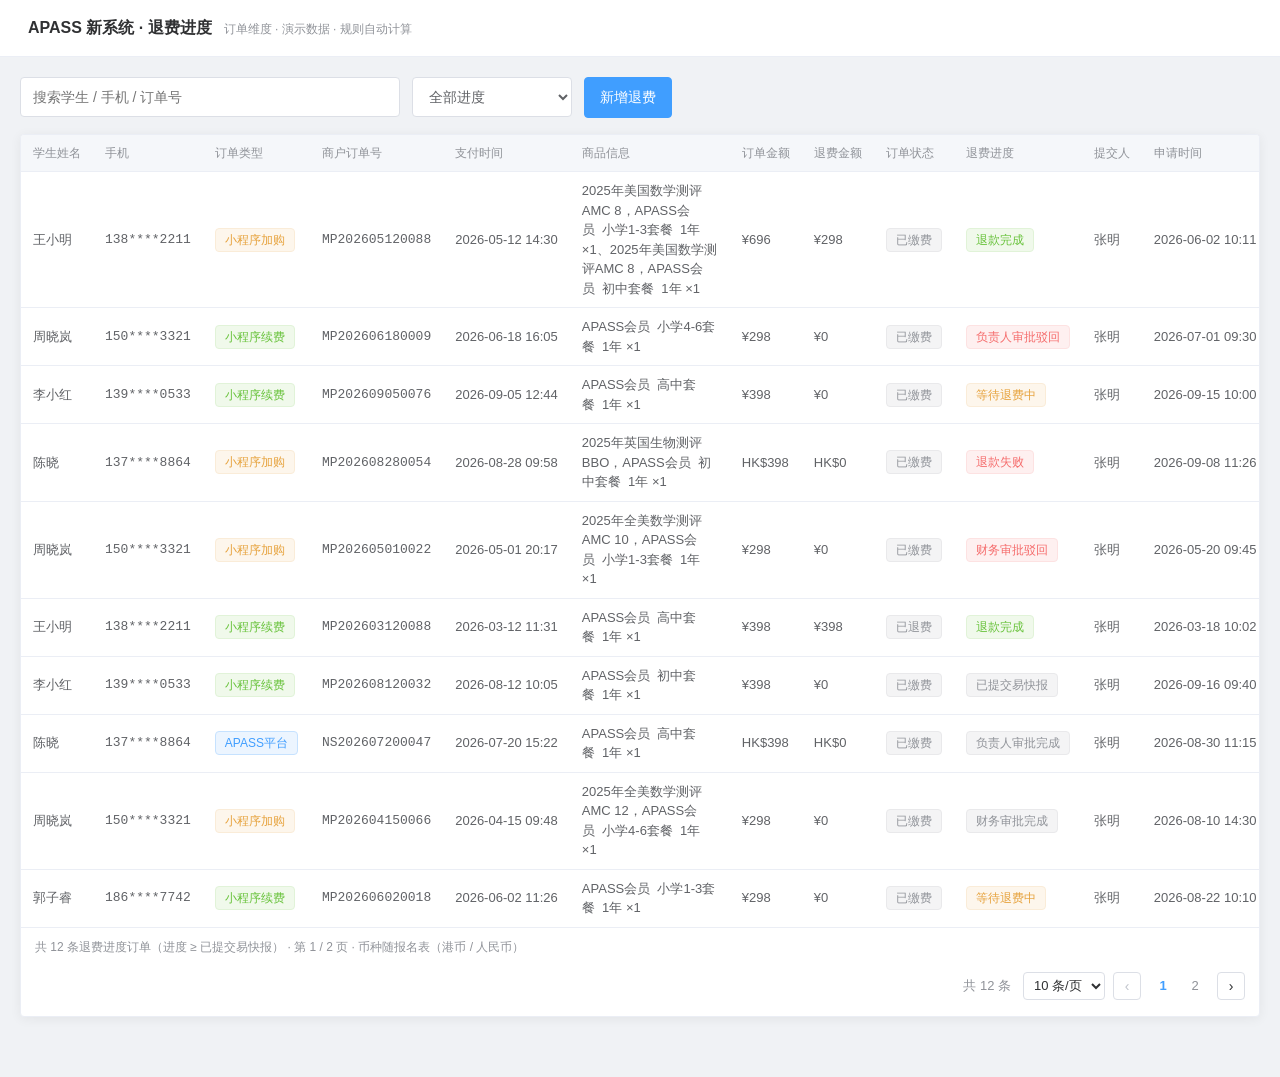
<file: .uploads/2b9b2405-d633-43a9-838e-f4dcb64d0248_APASStuifei.html>
<!DOCTYPE html>
<html lang="zh-CN"><head>
<meta charset="UTF-8">
<meta name="viewport" content="width=device-width, initial-scale=1.0">
<title>退费进度 · APASS 新系统</title>
<style>:root {
  --bg: #f0f2f5;
  --surface: #ffffff;
  --surface-muted: #f5f7fa;
  --text: #303133;
  --text-2: #606266;
  --text-muted: #909399;
  --border: #dcdfe6;
  --border-light: #ebeef5;
  --brand: #409eff;
  --brand-hover: #66b1ff;
  --brand-active: #3a8ee6;
  --brand-soft: #ecf5ff;
  --brand-soft-strong: #c6e2ff;
  --success-text: #67c23a; --success-bg: #f0f9eb; --success-border: #e1f3d8;
  --warn-text: #e6a23c; --warn-bg: #fdf6ec; --warn-border: #faecd8;
  --danger-text: #f56c6c; --danger-bg: #fef0f0; --danger-border: #fde2e2;
  --muted-text: #909399; --muted-bg: #f4f4f5; --muted-border: #e9e9eb;
  --radius: 4px;
  --shadow: 0 2px 12px rgba(0, 0, 0, 0.1);
}
* { box-sizing: border-box; margin: 0; padding: 0; }
body { font-family: 'Helvetica Neue', Helvetica, 'PingFang SC', 'Hiragino Sans GB', 'Microsoft YaHei', '微软雅黑', Arial, sans-serif; background: var(--bg); color: var(--text); font-size: 14px; line-height: 1.5; -webkit-font-smoothing: antialiased; }
.mono { font-family: 'SF Mono', Consolas, Menlo, monospace; font-size: 12.5px; }
.num { font-variant-numeric: tabular-nums; }

.topbar { background: var(--surface); border-bottom: 1px solid var(--border-light); padding: 16px 28px; display: flex; align-items: baseline; gap: 12px; flex-wrap: wrap; }
.topbar__title { font-size: 16px; font-weight: 700; color: var(--text); }
.topbar__sub { font-size: 12px; color: var(--text-muted); }

.page { max-width: 1280px; margin: 20px auto; padding: 0 20px 40px; }
.toolbar { display: flex; gap: 12px; flex-wrap: wrap; margin-bottom: 16px; }
.toolbar__search { flex: 1; min-width: 240px; max-width: 380px; height: 40px; border: 1px solid var(--border); border-radius: var(--radius); padding: 0 12px; font: inherit; color: var(--text-2); background: var(--surface); transition: border-color 0.2s ease; }
.toolbar__search:hover { border-color: #c0c4cc; }
.toolbar__filter { height: 40px; border: 1px solid var(--border); border-radius: var(--radius); padding: 0 28px 0 12px; font: inherit; color: var(--text-2); background: var(--surface); max-width: 200px; transition: border-color 0.2s ease; }
.toolbar__filter:hover { border-color: #c0c4cc; }
.toolbar__search:focus, .toolbar__filter:focus { outline: none; border-color: var(--brand); }

.btn { font: inherit; border: 1px solid var(--border); background: var(--surface); color: var(--text-2); border-radius: var(--radius); padding: 9px 15px; cursor: pointer; transition: all 0.1s; }
.btn:hover:not(:disabled) { color: var(--brand); border-color: var(--brand-soft-strong); background: var(--brand-soft); }
.btn:disabled { color: #c0c4cc; cursor: not-allowed; background: var(--surface); border-color: var(--border-light); }
.btn--primary { background: var(--brand); border-color: var(--brand); color: #fff; }
.btn--primary:hover:not(:disabled) { background: var(--brand-hover); border-color: var(--brand-hover); color: #fff; }
.btn--primary:active:not(:disabled) { background: var(--brand-active); border-color: var(--brand-active); }
.btn--primary:disabled { background: #a0cfff; border-color: #a0cfff; color: #fff; }
.btn--sm { padding: 5px 12px; font-size: 12px; border-radius: 3px; }
.btn--ghost { border: none; background: none; color: var(--brand); padding: 5px 2px; }
.btn--ghost:hover:not(:disabled) { background: none; color: var(--brand-hover); }

.table-panel { background: var(--surface); border: 1px solid var(--border-light); border-radius: var(--radius); overflow: hidden; box-shadow: 0 2px 12px 0 rgba(0, 0, 0, 0.06); }
.table-scroll { overflow-x: auto; }
.order-table { width: 100%; min-width: 1560px; border-collapse: collapse; }
.order-table th, .order-table td { padding: 9px 12px; text-align: left; border-bottom: 1px solid var(--border-light); white-space: nowrap; vertical-align: middle; }
.order-table thead th { position: sticky; top: 0; background: var(--surface-muted); color: var(--text-muted); font-weight: 500; font-size: 12px; }
.order-table tbody td { color: var(--text-2); font-size: 13px; }
.order-table tbody tr:hover { background: var(--surface-muted); }
.order-table tr.is-disabled td { color: #c0c4cc; }
.order-table td.cell-wrap { white-space: normal; min-width: 160px; max-width: 240px; }
.table-hint { padding: 10px 14px; font-size: 12px; color: var(--text-muted); }
.pager { display: flex; align-items: center; justify-content: flex-end; gap: 8px; padding: 6px 14px 16px; font-size: 13px; color: var(--text-muted); flex-wrap: wrap; }
.pager__total { margin-right: 4px; }
.pager__size { height: 28px; padding: 0 6px; border: 1px solid var(--border); border-radius: var(--radius); background: var(--surface); color: var(--text); font-size: 13px; cursor: pointer; outline: none; }
.pager__size:focus { border-color: var(--brand); }
.pager__btn { min-width: 28px; height: 28px; padding: 0 6px; border: 1px solid var(--border); border-radius: var(--radius); background: var(--surface); color: var(--text); font-size: 14px; line-height: 26px; cursor: pointer; }
.pager__btn:hover:not(:disabled) { color: var(--brand); border-color: var(--brand); }
.pager__btn:disabled { color: #c0c4cc; cursor: not-allowed; }
.pager__pages { display: inline-flex; align-items: center; gap: 4px; }
.pager__num { min-width: 28px; height: 28px; padding: 0 4px; border: 1px solid transparent; border-radius: var(--radius); background: transparent; color: var(--text-muted); font-size: 13px; cursor: pointer; }
.pager__num:hover { color: var(--brand); }
.pager__num.is-active { color: var(--brand); font-weight: 700; }
.pager__ellipsis { min-width: 20px; text-align: center; color: var(--text-muted); line-height: 28px; }

.tag { display: inline-flex; align-items: center; height: 24px; padding: 0 9px; border-radius: 4px; border: 1px solid var(--muted-border); background: var(--muted-bg); color: var(--muted-text); font-size: 12px; line-height: 22px; white-space: nowrap; }
.tag--ok { color: var(--success-text); border-color: var(--success-border); background: var(--success-bg); }
.tag--warn { color: var(--warn-text); border-color: var(--warn-border); background: var(--warn-bg); }
.tag--danger { color: var(--danger-text); border-color: var(--danger-border); background: var(--danger-bg); }
.tag--muted { color: var(--muted-text); border-color: var(--muted-border); background: var(--muted-bg); }

.modal-overlay { position: fixed; inset: 0; background: rgba(0, 0, 0, 0.5); display: flex; align-items: center; justify-content: center; padding: 20px; z-index: 1000; }
.modal-overlay[hidden] { display: none; }
.modal { width: 100%; max-width: 430px; background: var(--surface); border: 1px solid var(--border-light); border-radius: var(--radius); box-shadow: 0 2px 12px rgba(0, 0, 0, 0.15); max-height: 88vh; overflow-y: auto; padding: 20px 24px 24px; }
#recordModal .modal { max-width: 620px; }
.modal--wide { max-width: 680px; }
.modal h3 { font-size: 16px; font-weight: 700; color: var(--text); margin-bottom: 16px; }
.modal__actions { display: flex; justify-content: flex-end; gap: 10px; margin-top: 18px; }

.rf-overlay {
  position: fixed;
  inset: 0;
  z-index: 1000;
  background: rgba(0, 0, 0, 0.5);
  overflow-y: auto;
  opacity: 0;
  visibility: hidden;
  transition: opacity 0.25s ease, visibility 0.25s ease;
  --rf-primary: #409eff;
  --rf-primary-hover: #66b1ff;
  --rf-primary-active: #3a8ee6;
  --rf-border: #dcdfe6;
  --rf-border-hover: #c0c4cc;
  --rf-muted: #909399;
  --rf-label: #606266;
  --rf-placeholder: #c0c4cc;
  --rf-disabled-bg: #f5f7fa;
  --rf-disabled-border: #e4e7ed;
  --rf-required: #f56c6c;
  --rf-danger-text: #f56c6c;
  --rf-success: #67c23a;
  --rf-success-bg: #f0f9eb;
  --rf-warn-bg: #fdf6ec;
  --rf-warn-border: #faecd8;
  --rf-warn-text: #e6a23c;
}
.rf-overlay.is-open { opacity: 1; visibility: visible; }

.rf-dialog {
  width: 944px;
  max-width: calc(100vw - 48px);
  margin: 48px auto 48px;
  background: #ffffff;
  border: 1px solid var(--rf-border);
  border-radius: 4px;
  box-shadow: 0 2px 12px rgba(0, 0, 0, 0.15);
  transform: translateY(-18px) scale(0.985);
  transition: transform 0.28s cubic-bezier(0.25, 0.9, 0.35, 1.1);
}
.rf-overlay.is-open .rf-dialog { transform: none; }

.rf-dialog__header {
  height: 54px;
  display: flex;
  align-items: center;
  justify-content: space-between;
  padding-left: 24px;
  padding-right: 20px;
}
.rf-dialog__title { font-size: 16px; font-weight: 700; line-height: 24px; color: #303133; }
.rf-dialog__close {
  width: 32px; height: 32px; padding: 0;
  display: inline-flex; align-items: center; justify-content: center;
  background: transparent; border: none; border-radius: 2px;
  color: var(--rf-muted); cursor: pointer;
  transition: color 0.2s ease, background 0.2s ease;
}
.rf-dialog__close:hover { color: var(--rf-primary); background: var(--rf-disabled-bg); }

.rf-dialog__body { padding: 24px; }
.rf-dialog h3, .rf-dialog p { margin: 0; padding: 0; }

.rf-form-row { display: flex; align-items: flex-start; margin-bottom: 23px; }
.rf-form-row:last-child { margin-bottom: 0; }
.rf-form-row[hidden] { display: none; }
.rf-filelist[hidden] { display: none; }
.rf-label {
  flex: 0 0 104px; width: 104px; margin-right: 12px; padding-top: 10px;
  text-align: right; font-size: 14px; line-height: 20px;
  color: var(--rf-label); white-space: nowrap;
}
.rf-label__star { color: var(--rf-required); margin-right: 4px; }
.rf-control { flex: 1 1 auto; min-width: 0; }

.rf-select {
  display: flex; align-items: center; justify-content: space-between;
  height: 40px; padding: 0 12px;
  background: #ffffff; border: 1px solid var(--rf-border); border-radius: 4px;
  transition: border-color 0.2s ease, background 0.2s ease;
  cursor: pointer; user-select: none;
}
.rf-select__text {
  min-width: 0; overflow: hidden; text-overflow: ellipsis; white-space: nowrap;
  font-size: 14px; line-height: 20px; color: var(--rf-label);
}
.rf-select__text.is-placeholder { color: var(--rf-placeholder); }
.rf-select__caret { flex: 0 0 auto; margin-left: 8px; color: var(--rf-placeholder); transition: transform 0.2s ease; }
.rf-select.is-active { border-color: var(--rf-primary); }
.rf-select.is-active .rf-select__caret { transform: rotate(180deg); color: var(--rf-primary); }
.rf-select:not(.rf-select--disabled):hover { border-color: var(--rf-border-hover); }
.rf-select--disabled { background: var(--rf-disabled-bg); border-color: var(--rf-disabled-border); cursor: not-allowed; }

.rf-input {
  display: block; width: 100%; height: 40px; padding: 0 12px;
  background: #ffffff; border: 1px solid var(--rf-border); border-radius: 4px;
  font: inherit; font-size: 14px; line-height: 38px; color: var(--rf-label);
  outline: none; transition: border-color 0.2s ease;
}
.rf-input::placeholder { color: var(--rf-placeholder); }
.rf-input:hover { border-color: var(--rf-border-hover); }
.rf-input:focus { border-color: var(--rf-primary); }
.rf-input:disabled, .rf-textarea:disabled { background: var(--rf-disabled-bg); border-color: var(--rf-disabled-border); color: var(--rf-placeholder); cursor: not-allowed; }
.rf-input:disabled:hover, .rf-textarea:disabled:hover { border-color: var(--rf-disabled-border); }
.rf-gbtn:disabled { opacity: 0.5; cursor: not-allowed; filter: none; }
.rf-viewonly-note { display: flex; align-items: flex-start; gap: 6px; margin: 0 0 16px; padding: 8px 12px; background: var(--brand-soft); border: 1px solid var(--brand-soft-strong); border-radius: 4px; font-size: 12px; line-height: 19px; color: var(--rf-primary); }
.rf-viewonly-note[hidden] { display: none; }
.rf-viewonly-note svg { flex: 0 0 14px; margin-top: 2px; }
.rf-radio-group { display: flex; align-items: center; gap: 28px; height: 40px; }
.rf-radio { display: inline-flex; align-items: center; gap: 8px; cursor: pointer; font-size: 14px; color: var(--rf-label); position: relative; }
.rf-radio input { position: absolute; opacity: 0; width: 0; height: 0; }
.rf-radio__dot { flex: 0 0 14px; width: 14px; height: 14px; border-radius: 50%; border: 1px solid var(--rf-border-hover); background: #ffffff; position: relative; transition: border-color 0.2s ease; }
.rf-radio__dot::after { content: ''; position: absolute; left: 2px; top: 2px; width: 8px; height: 8px; border-radius: 50%; background: var(--rf-primary); transform: scale(0); transition: transform 0.15s ease; }
.rf-radio:hover .rf-radio__dot { border-color: var(--rf-primary); }
.rf-radio input:checked ~ .rf-radio__dot { border-color: var(--rf-primary); }
.rf-radio input:checked ~ .rf-radio__dot::after { transform: scale(1); }
.rf-radio input:disabled ~ .rf-radio__dot { background: var(--rf-disabled-bg); border-color: var(--rf-disabled-border); cursor: not-allowed; }
.rf-radio input:disabled ~ .rf-radio__text { color: var(--rf-placeholder); cursor: not-allowed; }

.rf-alert {
  width: 777px; max-width: 100%;
  margin: 0 0 23px 116px; padding: 8px 12px;
  display: flex; align-items: center;
  background: var(--rf-warn-bg); border: 1px solid var(--rf-warn-border); border-radius: 4px;
}
.rf-alert__icon { flex: 0 0 14px; width: 14px; height: 14px; margin-right: 6px; color: var(--rf-warn-text); }
.rf-alert__text { font-size: 12px; line-height: 19px; color: var(--rf-warn-text); }

.rf-orders { margin-left: 116px; }
.rf-orders__meta { font-size: 12px; line-height: 20px; color: var(--rf-muted); margin-bottom: 10px; }
.rf-orders__meta b { font-weight: 400; color: var(--rf-label); margin: 0 4px; }
.rf-orders__meta b:last-child { margin-right: 0; }
.rf-orders__scroll { border: 1px solid var(--rf-border); border-radius: 4px; overflow: hidden; }
.rf-table { width: 100%; border-collapse: collapse; background: #ffffff; }
.rf-table th {
  height: 36px; padding: 0 12px; background: var(--rf-disabled-bg);
  font-size: 12px; font-weight: 500; line-height: 18px; color: var(--rf-muted);
  text-align: left; white-space: nowrap; border-bottom: 1px solid var(--rf-disabled-border);
}
.rf-table td {
  padding: 10px 12px; font-size: 14px; line-height: 20px;
  color: var(--rf-label); border-bottom: 1px solid #ebeef5;
}
.rf-table tbody tr:last-child td { border-bottom: none; }
.rf-table tbody tr:hover { background: var(--rf-disabled-bg); }
.rf-table__check { width: 56px; text-align: center; }
.rf-table__amount { width: 120px; }
.rf-table__status { width: 96px; }
.rf-table__refund { width: 216px; white-space: nowrap; }
.rf-refund-text { display: inline-block; min-width: 52px; }
.rf-refund-edit { display: inline-flex; align-items: center; gap: 6px; }
.rf-refund-input { width: 96px; height: 28px; padding: 0 8px; font: inherit; font-size: 13px; line-height: 26px; color: var(--rf-label); text-align: right; background: #ffffff; border: 1px solid var(--rf-border); border-radius: 4px; outline: none; transition: border-color 0.2s ease; }
.rf-refund-input:hover { border-color: var(--rf-border-hover); }
.rf-refund-input:focus { border-color: var(--rf-primary); }
.rf-quick75 { display: inline-block; padding: 4px 10px; font-size: 12px; line-height: 20px; color: var(--brand); background: var(--brand-soft); border: 1px solid var(--brand-soft-strong); border-radius: 3px; cursor: pointer; white-space: nowrap; transition: all .15s; }
.rf-quick75:hover { background: var(--brand); border-color: var(--brand); color: #fff; }
.rf-quick75:active { background: var(--brand-active); border-color: var(--brand-active); }
.rf-table__name { max-width: 0; }
.rf-table__name .rf-table__name-text { display: block; overflow: hidden; text-overflow: ellipsis; white-space: nowrap; }
.rf-orders__total { padding: 10px 12px; background: #fafbfc; font-size: 12px; line-height: 20px; color: var(--rf-label); }
.rf-orders__total b { font-size: 14px; font-weight: 600; color: #303133; margin: 0 2px; }
.rf-orders__note { margin: 10px 0 0; font-size: 12px; line-height: 19px; color: var(--rf-danger-text); }

.rf-checkbox { display: inline-flex; cursor: pointer; vertical-align: middle; }
.rf-checkbox input { position: absolute; opacity: 0; pointer-events: none; margin: 0; }
.rf-checkbox__box {
  width: 14px; height: 14px; border: 1px solid var(--rf-border); border-radius: 2px;
  background: #ffffff; display: inline-flex; align-items: center; justify-content: center;
  transition: background 0.15s ease, border-color 0.15s ease;
}
.rf-checkbox:hover .rf-checkbox__box { border-color: var(--rf-primary); }
.rf-checkbox input:checked + .rf-checkbox__box { background: var(--rf-primary); border-color: var(--rf-primary); }
.rf-checkbox input:checked + .rf-checkbox__box::after {
  content: ""; width: 8px; height: 4px;
  border-left: 1.5px solid #ffffff; border-bottom: 1.5px solid #ffffff;
  transform: rotate(-45deg) translateY(-1px);
}

.rf-tag {
  display: inline-flex; align-items: center; height: 22px; padding: 0 8px;
  background: var(--rf-success-bg); border: 1px solid #e1f3d8; border-radius: 2px;
  font-size: 12px; line-height: 20px; color: var(--rf-success);
}

.rf-refund-rules { margin: 16px 0 23px 116px; }
.rf-refund-rules__title { font-size: 14px; font-weight: 600; line-height: 20px; color: #303133; margin-bottom: 6px; }
.rf-refund-rules__item { font-size: 12px; line-height: 19px; color: var(--rf-label); margin-bottom: 4px; }
.rf-refund-rules__item:last-child { margin-bottom: 0; }
.rf-refund-rules__item--applied { color: var(--rf-primary); font-weight: 600; }
.rf-refund-rules__item--blocked { color: var(--rf-required); font-weight: 600; }

.rf-section-title {
  width: 104px; margin: 72px 0 14px; text-align: right;
  font-size: 14px; font-weight: 600; line-height: 20px; color: var(--rf-label);
}

.rf-cell-btn { display: flex; align-items: center; height: 40px; gap: 4px; }
.rf-select--narrow { flex: 0 0 617px; width: 617px; justify-content: flex-start; }
.rf-select--narrow .rf-select__text { flex: 1 1 auto; }
.rf-input--narrow { flex: 0 0 617px; width: 617px; }

.rf-gbtn {
  height: 28px; padding: 0 16px;
  display: inline-flex; align-items: center; justify-content: center;
  background: var(--rf-success); border: 1px solid var(--rf-success); border-radius: 3px;
  color: #ffffff; font: inherit; font-size: 12px; line-height: 26px;
  cursor: pointer; white-space: nowrap; transition: filter 0.2s ease, opacity 0.2s ease;
}
.rf-gbtn:hover { filter: brightness(1.08); }
.rf-gbtn:active { filter: brightness(0.94); }
.rf-gbtn--dim { opacity: 0.5; }
.rf-gbtn--solid { height: 24px; padding: 0 22px; line-height: 22px; }
.rf-gbtn[disabled] { opacity: 0.45; cursor: not-allowed; pointer-events: none; }

.rf-textarea {
  display: block; width: 100%; height: 54px; padding: 7px 12px;
  background: #ffffff; border: 1px solid var(--rf-border); border-radius: 4px;
  font: inherit; font-size: 14px; line-height: 20px; color: var(--rf-label);
  outline: none; resize: vertical; transition: border-color 0.2s ease;
}
.rf-textarea::placeholder { color: var(--rf-placeholder); }
.rf-textarea:hover { border-color: var(--rf-border-hover); }
.rf-textarea:focus { border-color: var(--rf-primary); }

.rf-upload {
  width: 80px; height: 32px; margin-top: 8px; padding: 0;
  display: inline-flex; align-items: center; justify-content: center; gap: 3px;
  background: var(--rf-primary); border: 1px solid var(--rf-primary); border-radius: 4px;
  color: #ffffff; font: inherit; font-size: 12px; line-height: 20px;
  cursor: pointer; transition: background 0.2s ease, border-color 0.2s ease;
}
.rf-upload:hover { background: var(--rf-primary-hover); border-color: var(--rf-primary-hover); }
.rf-upload:active { background: var(--rf-primary-active); border-color: var(--rf-primary-active); }

.rf-dialog__footer {
  display: flex; align-items: center; justify-content: flex-end; gap: 12px;
  padding: 16px 24px 24px;
}
.rf-btn {
  height: 40px; padding: 0 20px;
  display: inline-flex; align-items: center; justify-content: center; gap: 6px;
  font: inherit; font-size: 14px; line-height: 20px; border-radius: 4px;
  cursor: pointer; white-space: nowrap;
  transition: background 0.2s ease, border-color 0.2s ease, color 0.2s ease;
}
.rf-btn[hidden] { display: none; }
.rf-btn--plain { background: #ffffff; border: 1px solid var(--rf-border); color: var(--rf-label); }
.rf-btn--plain:hover { color: var(--rf-primary-hover); border-color: #c6e2ff; background: #ecf5ff; }
.rf-btn--primary { background: var(--rf-primary); border: 1px solid var(--rf-primary); color: #ffffff; }
.rf-btn--primary:hover { background: var(--rf-primary-hover); border-color: var(--rf-primary-hover); }
.rf-btn--primary:active { background: var(--rf-primary-active); border-color: var(--rf-primary-active); }
.rf-btn.is-loading { opacity: 0.85; pointer-events: none; }
.rf-btn__spinner {
  width: 14px; height: 14px;
  border: 2px solid rgba(255, 255, 255, 0.35); border-top-color: #ffffff;
  border-radius: 50%; display: none; flex: none;
  animation: rf-spin 0.7s linear infinite;
}
.rf-btn.is-loading .rf-btn__spinner { display: inline-block; }
@keyframes rf-spin { to { transform: rotate(360deg); } }

.rf-select.is-error, .rf-input.is-error, .rf-textarea.is-error { border-color: var(--rf-required); }

.rf-popper {
  position: fixed; z-index: 2000;
  background: #ffffff; border: 1px solid var(--rf-border); border-radius: 4px;
  box-shadow: 0 12px 32px 4px rgba(0, 0, 0, 0.04), 0 8px 24px rgba(0, 0, 0, 0.1);
  opacity: 0; transform: translateY(-6px);
  transition: opacity 0.18s ease, transform 0.18s ease;
}
.rf-popper.is-in { opacity: 1; transform: none; }
.rf-popper--dropdown { min-width: 120px; max-height: 274px; overflow-y: auto; padding: 6px 0; }
.rf-popper--dropdown::-webkit-scrollbar { width: 6px; }
.rf-popper--dropdown::-webkit-scrollbar-thumb { background: var(--rf-disabled-border); border-radius: 3px; }
.rf-dropdown__item {
  height: 32px; display: flex; align-items: center; padding: 0 12px;
  font-size: 14px; line-height: 20px; color: var(--rf-label);
  cursor: pointer; white-space: nowrap; overflow: hidden; text-overflow: ellipsis;
  transition: background 0.15s ease;
}
.rf-dropdown__item:hover { background: var(--rf-disabled-bg); }
.rf-dropdown__item.is-selected { color: var(--rf-primary); font-weight: 600; }

.rf-toast-wrap {
  position: fixed; top: 20px; left: 0; right: 0;
  display: flex; flex-direction: column; align-items: center; gap: 10px;
  z-index: 3000; pointer-events: none;
}
.rf-message {
  pointer-events: auto; display: flex; align-items: center; gap: 8px;
  max-width: calc(100vw - 32px); padding: 10px 16px;
  background: #ffffff; border: 1px solid #ebeef5; border-radius: 4px;
  box-shadow: 0 6px 16px rgba(0, 0, 0, 0.08);
  font-size: 14px; line-height: 20px; color: #303133;
  animation: rf-msg-in 0.25s ease;
}
.rf-message.is-leaving { animation: rf-msg-out 0.25s ease forwards; }
.rf-message__icon { flex: 0 0 auto; display: inline-flex; }
.rf-message--success .rf-message__icon { color: var(--rf-success); }
.rf-message--error .rf-message__icon { color: var(--rf-required); }
.rf-message--info .rf-message__icon { color: var(--rf-primary); }
@keyframes rf-msg-in { from { opacity: 0; transform: translateY(-12px); } }
@keyframes rf-msg-out { to { opacity: 0; transform: translateY(-12px); } }

.rf-filelist {
  list-style: none; margin: 10px 0 0; padding: 0;
  display: flex; flex-direction: column; gap: 8px; width: 100%;
}
.rf-file {
  display: flex; align-items: center; gap: 8px; padding: 8px 10px;
  background: #fafbfc; border: 1px solid var(--rf-border); border-radius: 4px;
  font-size: 12px; animation: rf-msg-in 0.2s ease;
}
.rf-file__icon { flex: none; color: var(--rf-primary); display: inline-flex; }
.rf-file__main { flex: 1 1 auto; min-width: 0; }
.rf-file__meta { display: flex; align-items: center; gap: 8px; min-width: 0; }
.rf-file__name { flex: 1 1 auto; min-width: 0; overflow: hidden; text-overflow: ellipsis; white-space: nowrap; color: var(--rf-label); }
.rf-file__size { flex: none; color: var(--rf-muted); }
.rf-file__state { flex: none; color: var(--rf-muted); }
.rf-file__state.is-done { color: var(--rf-success); }
.rf-file__remove {
  flex: none; border: none; background: transparent; color: var(--rf-muted);
  cursor: pointer; padding: 2px; display: inline-flex; border-radius: 2px;
  transition: color 0.2s ease;
}
.rf-file__remove:hover { color: var(--rf-required); }

.student-list { list-style: none; margin-bottom: 12px; max-height: 240px; overflow-y: auto; }
.student-list li { padding: 9px 12px; border: 1px solid var(--border-light); border-radius: var(--radius); margin-bottom: 8px; cursor: pointer; font-size: 13.5px; color: var(--text-2); display: flex; justify-content: space-between; gap: 10px; transition: background 0.15s ease; }
.student-list li:hover { background: var(--surface-muted); }
.student-list .stu-meta { color: var(--text-muted); font-size: 12px; }
.student-list .stu-empty { cursor: default; color: var(--text-muted); }
.student-list .stu-empty:hover { background: none; }

.pick-label { font-size: 12.5px; color: var(--text-muted); margin-bottom: 8px; }
.pick-search { width: 100%; height: 40px; border: 1px solid var(--border); border-radius: var(--radius); padding: 0 12px; font: inherit; color: var(--text-2); background: var(--surface); margin-bottom: 10px; transition: border-color 0.2s ease; }
.pick-search:hover { border-color: #c0c4cc; }
.pick-search:focus { outline: none; border-color: var(--brand); }
.pick-head { display: flex; align-items: center; justify-content: space-between; gap: 10px; margin-bottom: 8px; }
.pick-head .pick-label { margin-bottom: 0; }
.pick-student { font-size: 14px; font-weight: 600; color: var(--text); margin-bottom: 8px; }
.pick-orders { max-height: 360px; overflow-y: auto; display: flex; flex-direction: column; gap: 10px; }
.pick-card { border: 1px solid var(--border-light); border-radius: var(--radius); background: var(--surface); padding: 12px 14px; transition: border-color 0.15s ease; }
.pick-card:hover { border-color: var(--brand-soft-strong); }
.pick-card.is-disabled { background: var(--surface-muted); }
.pick-card.is-disabled .pick-card__name { color: #c0c4cc; }
.pick-card__head { display: flex; align-items: center; gap: 8px; margin-bottom: 8px; }
.pick-card__name { font-weight: 600; font-size: 13.5px; color: var(--text); overflow: hidden; text-overflow: ellipsis; white-space: nowrap; }
.pick-card__meta { display: flex; align-items: center; gap: 14px; flex-wrap: wrap; font-size: 12px; color: var(--text-muted); margin-bottom: 10px; }
.pick-card__meta .mono { font-size: 12px; }
.pick-card__amount { font-weight: 600; color: var(--text-2); }
.pick-card__foot { display: flex; justify-content: flex-end; align-items: center; min-height: 26px; }
.pick-card__blocked { font-size: 12px; color: var(--text-muted); }
.tag--brand { color: var(--brand); border-color: var(--brand-soft-strong); background: var(--brand-soft); }

.record-flow__title { font-size: 13px; font-weight: 600; color: var(--text); margin: 6px 0 10px; }
.record-table-wrap { border: 1px solid var(--border-light); border-radius: var(--radius); max-height: 330px; overflow-y: auto; }
.record-table { width: 100%; border-collapse: collapse; font-size: 12.5px; table-layout: fixed; }
.record-table th { position: sticky; top: 0; z-index: 1; background: var(--surface-muted); color: var(--text-muted); font-weight: 600; text-align: left; padding: 8px 12px; border-bottom: 1px solid var(--border-light); white-space: nowrap; }
.record-table td { padding: 8px 12px; border-bottom: 1px solid var(--border-light); color: var(--text); vertical-align: top; }
.record-table tbody tr:last-child td { border-bottom: none; }
.record-table tbody tr:hover td { background: var(--surface-muted); }
.record-table__op { width: 90px; }
.record-table__time { width: 160px; }
.record-table .mono-time { font-family: 'SF Mono', Menlo, Consolas, monospace; font-size: 12px; color: var(--text-muted); white-space: nowrap; }
.record-table .action--danger { color: var(--danger-text); }
.record-table .action--ok { color: var(--success-text); }
.record-empty { padding: 32px 12px; text-align: center; font-size: 13px; color: var(--text-muted); border: 1px dashed var(--border-light); border-radius: var(--radius); margin-bottom: 4px; }

.page-foot { text-align: center; font-size: 12px; color: var(--text-muted); padding: 18px 0 30px; }
.text-dash { color: var(--text-muted); }
.text-muted { color: var(--text-muted); }
</style>
</head>
<body>
<header class="topbar">
  <div class="topbar__title">APASS 新系统 · 退费进度</div>
  <div class="topbar__sub">订单维度 · 演示数据 · 规则自动计算</div>
</header>

<main class="page">
  <section class="toolbar">
    <input id="searchInput" class="toolbar__search" type="search" placeholder="搜索学生 / 手机 / 订单号" aria-label="搜索学生、手机或订单号">
    <select id="progressFilter" class="toolbar__filter" aria-label="筛选退费进度">
      <option value="">全部进度</option>
      <option>已提交易快报</option>
      <option>负责人审批完成</option>
      <option>负责人审批驳回</option>
      <option>财务审批完成</option>
      <option>财务审批驳回</option>
      <option>等待退费中</option>
      <option>退款完成</option>
      <option>退款失败</option>
    </select>
    <button id="newRefundBtn" class="btn btn--primary">新增退费</button>
  </section>

  <section class="table-panel">
    <div class="table-scroll">
      <table id="orderTable" class="order-table">
        <thead>
          <tr>
            <th>学生姓名</th><th>手机</th><th>订单类型</th><th>商户订单号</th><th>支付时间</th>
            <th>商品信息</th><th>订单金额</th><th>退费金额</th><th>订单状态</th>
            <th>退费进度</th><th>提交人</th><th>申请时间</th>
            <th>负责人审批时间</th><th>退款时间</th><th class="th-op">操作</th>
          </tr>
        </thead>
        <tbody id="orderTbody"><tr data-id="6" data-progress="退款完成"><td>王小明</td><td class="mono">138****2211</td><td><span class="tag tag--warn">小程序加购</span></td><td class="mono">MP202605120088</td><td>2026-05-12 14:30</td><td class="cell-wrap">2025年美国数学测评AMC 8，APASS会员&nbsp;&nbsp;小学1-3套餐&nbsp;&nbsp;1年 ×1、2025年美国数学测评AMC 8，APASS会员&nbsp;&nbsp;初中套餐&nbsp;&nbsp;1年 ×1</td><td class="num">¥696</td><td class="num">¥298</td><td><span class="tag">已缴费</span></td><td><span class="tag tag--ok">退款完成</span></td><td>张明</td><td>2026-06-02 10:11</td><td>2026-06-02 15:40</td><td>2026-06-03 09:02</td><td><button class="btn btn--sm btn--primary act-refund" data-id="6">退费</button> <button class="btn btn--sm act-record" data-id="6">记录</button></td></tr><tr data-id="7" data-progress="负责人审批驳回"><td>周晓岚</td><td class="mono">150****3321</td><td><span class="tag tag--ok">小程序续费</span></td><td class="mono">MP202606180009</td><td>2026-06-18 16:05</td><td class="cell-wrap">APASS会员&nbsp;&nbsp;小学4-6套餐&nbsp;&nbsp;1年 ×1</td><td class="num">¥298</td><td class="num text-muted">¥0</td><td><span class="tag">已缴费</span></td><td><span class="tag tag--danger">负责人审批驳回</span></td><td>张明</td><td>2026-07-01 09:30</td><td>2026-07-01 14:12</td><td>—</td><td><button class="btn btn--sm btn--primary act-refund" data-id="7">退费</button> <button class="btn btn--sm act-record" data-id="7">记录</button></td></tr><tr data-id="8" data-progress="等待退费中"><td>李小红</td><td class="mono">139****0533</td><td><span class="tag tag--ok">小程序续费</span></td><td class="mono">MP202609050076</td><td>2026-09-05 12:44</td><td class="cell-wrap">APASS会员&nbsp;&nbsp;高中套餐&nbsp;&nbsp;1年 ×1</td><td class="num">¥398</td><td class="num text-muted">¥0</td><td><span class="tag">已缴费</span></td><td><span class="tag tag--warn">等待退费中</span></td><td>张明</td><td>2026-09-15 10:00</td><td>2026-09-15 16:20</td><td>—</td><td><button class="btn btn--sm btn--primary act-refund" data-id="8">退费</button> <button class="btn btn--sm act-record" data-id="8">记录</button> <button class="btn btn--ghost act-advance" data-id="8" title="模拟易快报流转至下一节点">▸</button></td></tr><tr data-id="9" data-progress="退款失败"><td>陈晓</td><td class="mono">137****8864</td><td><span class="tag tag--warn">小程序加购</span></td><td class="mono">MP202608280054</td><td>2026-08-28 09:58</td><td class="cell-wrap">2025年英国生物测评BBO，APASS会员&nbsp;&nbsp;初中套餐&nbsp;&nbsp;1年 ×1</td><td class="num">HK$398</td><td class="num text-muted">HK$0</td><td><span class="tag">已缴费</span></td><td><span class="tag tag--danger">退款失败</span></td><td>张明</td><td>2026-09-08 11:26</td><td>2026-09-08 17:03</td><td>—</td><td><button class="btn btn--sm btn--primary act-refund" data-id="9">退费</button> <button class="btn btn--sm act-record" data-id="9">记录</button></td></tr><tr data-id="10" data-progress="财务审批驳回"><td>周晓岚</td><td class="mono">150****3321</td><td><span class="tag tag--warn">小程序加购</span></td><td class="mono">MP202605010022</td><td>2026-05-01 20:17</td><td class="cell-wrap">2025年全美数学测评AMC 10，APASS会员&nbsp;&nbsp;小学1-3套餐&nbsp;&nbsp;1年 ×1</td><td class="num">¥298</td><td class="num text-muted">¥0</td><td><span class="tag">已缴费</span></td><td><span class="tag tag--danger">财务审批驳回</span></td><td>张明</td><td>2026-05-20 09:45</td><td>2026-05-25 11:20</td><td>—</td><td><button class="btn btn--sm btn--primary act-refund" data-id="10">退费</button> <button class="btn btn--sm act-record" data-id="10">记录</button></td></tr><tr data-id="11" data-progress="退款完成"><td>王小明</td><td class="mono">138****2211</td><td><span class="tag tag--ok">小程序续费</span></td><td class="mono">MP202603120088</td><td>2026-03-12 11:31</td><td class="cell-wrap">APASS会员&nbsp;&nbsp;高中套餐&nbsp;&nbsp;1年 ×1</td><td class="num">¥398</td><td class="num">¥398</td><td><span class="tag tag--muted">已退费</span></td><td><span class="tag tag--ok">退款完成</span></td><td>张明</td><td>2026-03-18 10:02</td><td>2026-03-18 15:31</td><td>2026-03-19 09:15</td><td><button class="btn btn--sm btn--primary act-refund" data-id="11">退费</button> <button class="btn btn--sm act-record" data-id="11">记录</button></td></tr><tr data-id="15" data-progress="已提交易快报"><td>李小红</td><td class="mono">139****0533</td><td><span class="tag tag--ok">小程序续费</span></td><td class="mono">MP202608120032</td><td>2026-08-12 10:05</td><td class="cell-wrap">APASS会员&nbsp;&nbsp;初中套餐&nbsp;&nbsp;1年 ×1</td><td class="num">¥398</td><td class="num text-muted">¥0</td><td><span class="tag">已缴费</span></td><td><span class="tag">已提交易快报</span></td><td>张明</td><td>2026-09-16 09:40</td><td>—</td><td>—</td><td><button class="btn btn--sm btn--primary act-refund" data-id="15">退费</button> <button class="btn btn--sm act-record" data-id="15">记录</button> <button class="btn btn--ghost act-advance" data-id="15" title="模拟易快报流转至下一节点">▸</button></td></tr><tr data-id="16" data-progress="负责人审批完成"><td>陈晓</td><td class="mono">137****8864</td><td><span class="tag tag--brand">APASS平台</span></td><td class="mono">NS202607200047</td><td>2026-07-20 15:22</td><td class="cell-wrap">APASS会员&nbsp;&nbsp;高中套餐&nbsp;&nbsp;1年 ×1</td><td class="num">HK$398</td><td class="num text-muted">HK$0</td><td><span class="tag">已缴费</span></td><td><span class="tag">负责人审批完成</span></td><td>张明</td><td>2026-08-30 11:15</td><td>2026-08-30 16:02</td><td>—</td><td><button class="btn btn--sm btn--primary act-refund" data-id="16">退费</button> <button class="btn btn--sm act-record" data-id="16">记录</button> <button class="btn btn--ghost act-advance" data-id="16" title="模拟易快报流转至下一节点">▸</button></td></tr><tr data-id="17" data-progress="财务审批完成"><td>周晓岚</td><td class="mono">150****3321</td><td><span class="tag tag--warn">小程序加购</span></td><td class="mono">MP202604150066</td><td>2026-04-15 09:48</td><td class="cell-wrap">2025年全美数学测评AMC 12，APASS会员&nbsp;&nbsp;小学4-6套餐&nbsp;&nbsp;1年 ×1</td><td class="num">¥298</td><td class="num text-muted">¥0</td><td><span class="tag">已缴费</span></td><td><span class="tag">财务审批完成</span></td><td>张明</td><td>2026-08-10 14:30</td><td>2026-08-10 18:20</td><td>—</td><td><button class="btn btn--sm btn--primary act-refund" data-id="17">退费</button> <button class="btn btn--sm act-record" data-id="17">记录</button> <button class="btn btn--ghost act-advance" data-id="17" title="模拟易快报流转至下一节点">▸</button></td></tr><tr data-id="18" data-progress="等待退费中"><td>郭子睿</td><td class="mono">186****7742</td><td><span class="tag tag--ok">小程序续费</span></td><td class="mono">MP202606020018</td><td>2026-06-02 11:26</td><td class="cell-wrap">APASS会员&nbsp;&nbsp;小学1-3套餐&nbsp;&nbsp;1年 ×1</td><td class="num">¥298</td><td class="num text-muted">¥0</td><td><span class="tag">已缴费</span></td><td><span class="tag tag--warn">等待退费中</span></td><td>张明</td><td>2026-08-22 10:10</td><td>2026-08-22 15:44</td><td>—</td><td><button class="btn btn--sm btn--primary act-refund" data-id="18">退费</button> <button class="btn btn--sm act-record" data-id="18">记录</button> <button class="btn btn--ghost act-advance" data-id="18" title="模拟易快报流转至下一节点">▸</button></td></tr></tbody>
      </table>
    </div>
    <div class="table-hint" id="tableHint">共 0 条退费进度订单（进度 ≥ 已提交易快报）</div>

    <div class="pager" id="pager">
      <span class="pager__total" id="pagerTotal">共 12 条</span>
      <select id="pagerSize" class="pager__size" aria-label="每页条数">
        <option value="10" selected="">10 条/页</option>
        <option value="20">20 条/页</option>
        <option value="50">50 条/页</option>
      </select>
      <button type="button" class="pager__btn" id="pagerPrev" aria-label="上一页" disabled="">‹</button>
      <span class="pager__pages" id="pagerPages"><button type="button" class="pager__num is-active" data-page="1">1</button><button type="button" class="pager__num" data-page="2">2</button></span>
      <button type="button" class="pager__btn" id="pagerNext" aria-label="下一页">›</button>
    </div>
  </section>
</main>

<!-- 退费弹窗（手动提交易快报 · 小程序后台退款单样式） -->
<div class="rf-overlay" id="rfOverlay" aria-hidden="true">
  <div class="rf-dialog" role="dialog" aria-modal="true" aria-label="手动提交易快报">
    <header class="rf-dialog__header">
      <span class="rf-dialog__title">手动提交易快报</span>
      <button type="button" class="rf-dialog__close" id="rfClose" aria-label="关闭">
        <svg width="14" height="14" viewBox="0 0 14 14" fill="none" aria-hidden="true" focusable="false"><path d="M2.5 2.5l9 9M11.5 2.5l-9 9" stroke="currentColor" stroke-width="1.5" stroke-linecap="round"></path></svg>
      </button>
    </header>

    <div class="rf-dialog__body">
      <form class="rf-form" id="rfForm" action="#" novalidate="">
        <div class="rf-viewonly-note" data-viewonly-note="" hidden="">
          <svg width="14" height="14" viewBox="0 0 14 14" fill="none" aria-hidden="true" focusable="false"><circle cx="7" cy="7" r="5.6" stroke="currentColor" stroke-width="1.2"></circle><path d="M7 6.4v3.4" stroke="currentColor" stroke-width="1.3" stroke-linecap="round"></path><circle cx="7" cy="4.3" r="0.75" fill="currentColor"></circle></svg>
          <span data-viewonly-text="">该订单已在退费流程中（当前进度：），单据内容仅可查看，不可编辑。</span>
        </div>
        <div class="rf-form-row">
          <label class="rf-label">选择单据</label>
          <div class="rf-control">
            <div class="rf-select" data-select="bill" tabindex="0" role="combobox" aria-label="选择单据">
              <span class="rf-select__text">项目退款单（无出纳）</span>
              <svg class="rf-select__caret" width="12" height="12" viewBox="0 0 12 12" fill="none" aria-hidden="true" focusable="false"><path d="M2.6 4.4 6 7.8l3.4-3.4" stroke="currentColor" stroke-width="1.4" stroke-linecap="round" stroke-linejoin="round"></path></svg>
            </div>
          </div>
        </div>

        <div class="rf-form-row" data-row-student="">
          <label class="rf-label">选择退费学生</label>
          <div class="rf-control">
            <div class="rf-select rf-select--disabled" data-select="student">
              <span class="rf-select__text">王小明（138****2211）</span>
            </div>
          </div>
        </div>

        <div class="rf-form-row" data-row-modify="" hidden="">
          <label class="rf-label"><span class="rf-label__star">*</span>是否修改订单</label>
          <div class="rf-control">
            <div class="rf-radio-group" data-modify-group="">
              <label class="rf-radio"><input type="radio" name="rfModify" value="不修改" checked=""><span class="rf-radio__dot"></span><span class="rf-radio__text">不修改</span></label>
              <label class="rf-radio"><input type="radio" name="rfModify" value="修改为已退出"><span class="rf-radio__dot"></span><span class="rf-radio__text">修改为已退出</span></label>
            </div>
          </div>
        </div>

        <div class="rf-form-row" data-row-form="" hidden="">
          <label class="rf-label">选择报名表</label>
          <div class="rf-control">
            <div class="rf-select" data-select="form" tabindex="0" role="combobox" aria-label="选择报名表">
              <span class="rf-select__text is-placeholder"></span>
              <svg class="rf-select__caret" width="12" height="12" viewBox="0 0 12 12" fill="none" aria-hidden="true" focusable="false"><path d="M2.6 4.4 6 7.8l3.4-3.4" stroke="currentColor" stroke-width="1.4" stroke-linecap="round" stroke-linejoin="round"></path></svg>
            </div>
          </div>
        </div>

        <div class="rf-form-row">
          <label class="rf-label"><span class="rf-label__star">*</span>所属项目</label>
          <div class="rf-control">
            <div class="rf-select" data-select="project" tabindex="0" role="combobox" aria-label="所属项目">
              <span class="rf-select__text">阿思丹学院A-PASS(CODE32)</span>
              <svg class="rf-select__caret" width="12" height="12" viewBox="0 0 12 12" fill="none" aria-hidden="true" focusable="false"><path d="M2.6 4.4 6 7.8l3.4-3.4" stroke="currentColor" stroke-width="1.4" stroke-linecap="round" stroke-linejoin="round"></path></svg>
            </div>
          </div>
        </div>

        <div class="rf-form-row">
          <label class="rf-label" for="rf-title"><span class="rf-label__star">*</span>标题</label>
          <div class="rf-control">
            <input id="rf-title" class="rf-input" data-input="title" type="text">
          </div>
        </div>

        <div class="rf-form-row">
          <label class="rf-label"><span class="rf-label__star">*</span>审批人</label>
          <div class="rf-control">
            <div class="rf-select" data-select="approver" tabindex="0" role="combobox" aria-label="审批人">
              <span class="rf-select__text">王玉蝶</span>
              <svg class="rf-select__caret" width="12" height="12" viewBox="0 0 12 12" fill="none" aria-hidden="true" focusable="false"><path d="M2.6 4.4 6 7.8l3.4-3.4" stroke="currentColor" stroke-width="1.4" stroke-linecap="round" stroke-linejoin="round"></path></svg>
            </div>
          </div>
        </div>

        <h3 class="rf-section-title">订单详情</h3>

        <div class="rf-orders">
          <div class="rf-orders__meta" data-orders-meta=""><b>创建时间 2026-09-10 10:20</b><span> · </span><b>支付时间 2026-09-10 10:20</b><span> · </span><b>订单号 MP202609100012</b><span> · </span><b>类型 小程序续费</b></div>
          <div class="rf-orders__scroll">
            <table class="rf-table">
              <thead>
                <tr><th class="rf-table__check"></th><th class="rf-table__name">商品名称</th><th class="rf-table__amount">订单金额</th><th class="rf-table__status">订单状态</th><th class="rf-table__refund">退款金额</th></tr>
              </thead>
              <tbody data-orders-body=""><tr><td class="rf-table__check"><label class="rf-checkbox"><input type="checkbox" aria-label="勾选订单 APASS会员小学1-3套餐"><span class="rf-checkbox__box"></span></label></td><td class="rf-table__name"><span class="rf-table__name-text">APASS会员小学1-3套餐</span></td><td class="num">¥298</td><td><span class="rf-tag">已缴费</span></td><td class="num"><div class="rf-refund-edit"><button type="button" class="rf-quick75" title="点击将退款金额设为订单金额×75%">75%</button><input class="rf-refund-input" type="text" inputmode="decimal" aria-label="退款金额 APASS会员小学1-3套餐" value="298"></div></td></tr></tbody>
            </table>
          </div>
          <div class="rf-orders__total">已选 <b data-orders-count="">1</b> 件 · 合计退款 <b data-orders-sum="">¥298</b></div>
          <p class="rf-orders__note">如该报名表是港币支付，则退款金额为港币（如理工科）；如该报名表是人民币支付，则退款金额为人民币（如志愿者等项目）不需要自己进行货币转换。</p>
        </div>

        <div class="rf-refund-rules">
          <p class="rf-refund-rules__title">退费规则</p>
          <p class="rf-refund-rules__item">所有项目：付款后 24 小时之内，可无条件全额退款</p>
          <p class="rf-refund-rules__item">金额 1000 以内：项目开始（考试前）48 小时之前，可无条件全额退款</p>
          <p class="rf-refund-rules__item">金额 1000 以上：项目开始（考试前）48 小时之前，扣除已发生成本后退款；项目已开始两天内，或项目期间在项目结束前退出，最多可退款 15%</p>
          <p class="rf-refund-rules__item">APASS退费政策：开通15天内，无论是否使用，均可全额退费。开通后15天至1个月，退费需扣除25%服务费。开通超过1个月，不予退费</p>
          <p class="rf-refund-rules__item rf-refund-rules__item--applied" data-rule-applied="">本单适用：R2 · 金额 1000 以内 · 考前 48 小时前 · 无条件全额退款</p>
        </div>

        <div class="rf-alert">
          <svg class="rf-alert__icon" width="14" height="14" viewBox="0 0 14 14" aria-hidden="true" focusable="false"><path d="M7 1.4 13.3 12.5H.7L7 1.4Z" fill="currentColor"></path><path d="M7 5.2v3.4" stroke="var(--rf-warn-bg)" stroke-width="1.3" stroke-linecap="round"></path><circle cx="7" cy="10.7" r="0.75" fill="var(--rf-warn-bg)"></circle></svg>
          <span class="rf-alert__text">请核对退款金额与收款账户信息后提交</span>
        </div>

        <div class="rf-form-row">
          <label class="rf-label"><span class="rf-label__star">*</span>报销日期</label>
          <div class="rf-control">
            <input class="rf-input" data-input="date" type="date">
          </div>
        </div>

        <h3 class="rf-section-title">收款信息</h3>

        <div class="rf-form-row">
          <label class="rf-label"><span class="rf-label__star">*</span>法人实体</label>
          <div class="rf-control">
            <div class="rf-select" data-select="entity" tabindex="0" role="combobox" aria-label="法人实体">
              <span class="rf-select__text">阿思丹(成都)教育科技有限公司</span>
              <svg class="rf-select__caret" width="12" height="12" viewBox="0 0 12 12" fill="none" aria-hidden="true" focusable="false"><path d="M2.6 4.4 6 7.8l3.4-3.4" stroke="currentColor" stroke-width="1.4" stroke-linecap="round" stroke-linejoin="round"></path></svg>
            </div>
          </div>
        </div>

        <div class="rf-form-row">
          <label class="rf-label">学生支付订单号</label>
          <div class="rf-control">
            <div class="rf-cell-btn">
              <div class="rf-select rf-select--narrow rf-select--disabled" data-order="payNo">
                <span class="rf-select__text is-placeholder">WXP202609100012</span>
              </div>
              <button type="button" class="rf-gbtn" data-copy="payNo" data-copy-label="学生支付订单号">复制</button>
            </div>
          </div>
        </div>

        <div class="rf-form-row">
          <label class="rf-label">商户订单号</label>
          <div class="rf-control">
            <div class="rf-cell-btn">
              <div class="rf-select rf-select--narrow rf-select--disabled" data-order="merchantNo">
                <span class="rf-select__text is-placeholder">MP202609100012</span>
              </div>
              <button type="button" class="rf-gbtn" data-copy="merchantNo" data-copy-label="商户订单号">复制</button>
            </div>
          </div>
        </div>

        <div class="rf-form-row">
          <label class="rf-label">学生学校</label>
          <div class="rf-control">
            <div class="rf-cell-btn">
              <div class="rf-select rf-select--narrow rf-select--disabled" data-order="school">
                <span class="rf-select__text is-placeholder">广州外国语学校</span>
              </div>
              <button type="button" class="rf-gbtn" data-copy="school" data-copy-label="学生学校">复制</button>
            </div>
          </div>
        </div>

        <div class="rf-form-row">
          <label class="rf-label"><span class="rf-label__star">*</span>申请原因</label>
          <div class="rf-control">
            <div class="rf-cell-btn">
              <input class="rf-input rf-input--narrow" data-input="reason" type="text">
              <button type="button" class="rf-gbtn rf-gbtn--solid" data-copy="reason" data-copy-label="申请原因">复制（学生可见）</button>
            </div>
          </div>
        </div>

        <div class="rf-form-row">
          <label class="rf-label">报销部门</label>
          <div class="rf-control">
            <div class="rf-select" data-select="dept" tabindex="0" role="combobox" aria-label="报销部门">
              <span class="rf-select__text">竞赛客服部门</span>
              <svg class="rf-select__caret" width="12" height="12" viewBox="0 0 12 12" fill="none" aria-hidden="true" focusable="false"><path d="M2.6 4.4 6 7.8l3.4-3.4" stroke="currentColor" stroke-width="1.4" stroke-linecap="round" stroke-linejoin="round"></path></svg>
            </div>
          </div>
        </div>

        <div class="rf-form-row">
          <label class="rf-label" for="rf-desc"><span class="rf-label__star">*</span>描述</label>
          <div class="rf-control">
            <textarea id="rf-desc" class="rf-textarea" data-input="desc" rows="2" placeholder="请输入易快报提交描述，学生不可见仅用于内部沟通"></textarea>
            <button type="button" class="rf-upload" data-upload="">
              <svg width="13" height="13" viewBox="0 0 14 14" fill="none" aria-hidden="true" focusable="false"><path d="M7 9.8V2.6" stroke="currentColor" stroke-width="1.4" stroke-linecap="round"></path><path d="M4 5.2 7 2.2l3 3" stroke="currentColor" stroke-width="1.4" stroke-linecap="round" stroke-linejoin="round"></path><path d="M2.2 12h9.6" stroke="currentColor" stroke-width="1.4" stroke-linecap="round"></path></svg>
              <span>立即上传</span>
            </button>
            <input class="rf-file-input" data-file-input="" type="file" multiple="" hidden="">
            <ul class="rf-filelist" data-filelist="" hidden=""></ul>
          </div>
        </div>
      </form>
    </div>

    <footer class="rf-dialog__footer">
      <button type="button" class="rf-btn rf-btn--plain" data-close="">取 消</button>
      <button type="button" class="rf-btn rf-btn--primary" data-submit="">
        <span class="rf-btn__spinner" aria-hidden="true"></span>
        <span data-submit-label="">提 交</span>
      </button>
    </footer>
  </div>
</div>

<div class="rf-toast-wrap" id="rfToastWrap" aria-live="polite"></div>

<!-- 新增退费 · 两步弹窗：选择学生 → 该生的 APASS 会员套餐订单 -->
<div class="modal-overlay" id="studentModal" hidden="">
  <div class="modal modal--wide" role="dialog" aria-modal="true" aria-labelledby="studentModalTitle">
    <h3 id="studentModalTitle">新增退费</h3>
    <div id="pickStep1" hidden="">
      <p class="pick-label">第一步 · 选择学生（支持按姓名 / 手机 / 订单号搜索）</p>
      <input id="studentSearch" class="pick-search" type="search" placeholder="搜索学生姓名 / 手机 / 订单号" aria-label="搜索学生">
      <ul class="student-list" id="studentList"><li data-name="王小明">王小明<span class="stu-meta">138****2211 · 5 笔 APASS 订单</span></li><li data-name="李小红">李小红<span class="stu-meta">139****0533 · 4 笔 APASS 订单</span></li><li data-name="陈晓">陈晓<span class="stu-meta">137****8864 · 3 笔 APASS 订单</span></li><li data-name="周晓岚">周晓岚<span class="stu-meta">150****3321 · 4 笔 APASS 订单</span></li><li data-name="郭子睿">郭子睿<span class="stu-meta">186****7742 · 2 笔 APASS 订单</span></li></ul>
    </div>
    <div id="pickStep2">
      <div class="pick-head">
        <p class="pick-label">第二步 · 该学生的 APASS 会员套餐订单（APASS平台 / 小程序加购 / 小程序续费）</p>
        <button class="btn btn--sm" id="repickStudent">重新选择</button>
      </div>
      <p class="pick-student" id="pickedStudent">王小明（138****2211）</p>
      <div class="pick-orders" id="pickOrders"><div class="pick-card" data-id="1"><div class="pick-card__head"><span class="tag tag--brand">APASS平台</span><span class="pick-card__name">APASS会员高中套餐（1 件）</span></div><div class="pick-card__meta"><span class="mono">NS202609180001</span><span>2026-09-18 09:12</span><span class="pick-card__amount num">¥398</span><span class="tag">已缴费</span><span class="pick-card__progress"><span class="text-dash">—</span></span></div><div class="pick-card__foot"><button class="btn btn--sm btn--primary act-refund" data-id="1">退费</button></div></div><div class="pick-card" data-id="2"><div class="pick-card__head"><span class="tag tag--ok">小程序续费</span><span class="pick-card__name">APASS会员小学1-3套餐（1 件）</span></div><div class="pick-card__meta"><span class="mono">MP202609100012</span><span>2026-09-10 10:20</span><span class="pick-card__amount num">¥298</span><span class="tag">已缴费</span><span class="pick-card__progress"><span class="text-dash">—</span></span></div><div class="pick-card__foot"><button class="btn btn--sm btn--primary act-refund" data-id="2">退费</button></div></div><div class="pick-card" data-id="6"><div class="pick-card__head"><span class="tag tag--warn">小程序加购</span><span class="pick-card__name">2025年美国数学测评AMC 8 APASS加购表</span></div><div class="pick-card__meta"><span class="mono">MP202605120088</span><span>2026-05-12 14:30</span><span class="pick-card__amount num">¥696</span><span class="tag">已缴费</span><span class="pick-card__progress"><span class="tag tag--ok">退款完成</span></span></div><div class="pick-card__foot"><button class="btn btn--sm btn--primary act-refund" data-id="6">退费</button></div></div><div class="pick-card is-disabled" data-id="11"><div class="pick-card__head"><span class="tag tag--ok">小程序续费</span><span class="pick-card__name">APASS会员高中套餐（1 件）</span></div><div class="pick-card__meta"><span class="mono">MP202603120088</span><span>2026-03-12 11:31</span><span class="pick-card__amount num">¥398</span><span class="tag">已退费</span><span class="pick-card__progress"><span class="tag tag--ok">退款完成</span></span></div><div class="pick-card__foot"><span class="pick-card__blocked" title="订单状态（已退费），不可发起退费">不可退</span></div></div><div class="pick-card is-disabled" data-id="19"><div class="pick-card__head"><span class="tag tag--brand">APASS平台</span><span class="pick-card__name">APASS会员高中套餐（1 件）</span></div><div class="pick-card__meta"><span class="mono">MP202602100029</span><span>2026-02-10 16:38</span><span class="pick-card__amount num">¥398</span><span class="tag">已退费</span><span class="pick-card__progress"><span class="tag tag--ok">退款完成</span></span></div><div class="pick-card__foot"><span class="pick-card__blocked" title="订单状态（已退费），不可发起退费">不可退</span></div></div></div>
    </div>
    <div class="modal__actions">
      <button class="btn" id="studentCancel">关闭</button>
    </div>
  </div>
</div>

<!-- 退费记录弹窗（退费申请流程记录） -->
<div class="modal-overlay" id="recordModal" hidden="">
  <div class="modal" role="dialog" aria-modal="true" aria-labelledby="recordModalTitle">
    <h3 id="recordModalTitle">退费记录</h3>
    <p class="pick-label" id="recordMeta">—</p>
    <div class="record-flow">
      <div class="record-flow__title">退费申请流程记录</div>
      <div class="record-table-wrap" data-record-wrap="">
        <table class="record-table">
          <thead>
            <tr><th class="record-table__op">操作人</th><th class="record-table__time">时间</th><th class="record-table__action">操作行为</th></tr>
          </thead>
          <tbody data-record-body=""></tbody>
        </table>
      </div>
      <div class="record-empty" data-record-empty="" hidden="">暂无退费记录</div>
    </div>
    <div class="modal__actions">
      <button class="btn" id="recordClose">关 闭</button>
    </div>
  </div>
</div>



<script src="[data-uri]"></script>



</body></html>
</file>
<file: styles.css>
:root {
  --rf-background: rgba(0, 0, 0, 0.5);
  --rf-foreground: #303133;
  --rf-card: #ffffff;
  --rf-primary: #1890ff;
  --rf-primary-hover: #40a9ff;
  --rf-primary-active: #096dd9;
  --rf-border: #dcdfe6;
  --rf-border-hover: #c0c4cc;
  --rf-muted: #909399;
  --rf-radius-sm: 2px;
  --rf-radius-md: 4px;
  --rf-radius-lg: 8px;

  --rf-label: #606266;
  --rf-placeholder: #c0c4cc;
  --rf-disabled-bg: #f5f7fa;
  --rf-disabled-border: #e4e7ed;
  --rf-required: #f56c6c;
  --rf-danger-text: #ff0000;
  --rf-success: #13ce66;
  --rf-success-bg: #e8f9f0;
  --rf-warn-bg: #fff6d9;
  --rf-warn-border: #ffe7a6;
  --rf-warn-text: #b07b1e;

  --rf-font-stack: 'Helvetica Neue', Helvetica, 'PingFang SC', 'Hiragino Sans GB',
    'Microsoft YaHei', '微软雅黑', Arial, sans-serif;
  --rf-title-size: 16px;
  --rf-title-weight: 700;
  --rf-section-size: 15px;
  --rf-section-weight: 600;
  --rf-base-size: 14px;
  --rf-note-size: 12px;
}

* { box-sizing: border-box; }

html, body { margin: 0; padding: 0; }

body {
  min-height: 100vh;
  background: #f0f2f5;
  color: var(--rf-foreground);
  font-family: var(--rf-font-stack);
  -webkit-font-smoothing: antialiased;
}

body.rf-lock { overflow: hidden; }

button, input, textarea { font-family: inherit; }

.rf-dialog h3, .rf-dialog p { margin: 0; padding: 0; }

.demo-page {
  min-height: 100vh;
  display: grid;
  place-items: center;
  padding: 32px;
}

.demo-card {
  width: 440px;
  max-width: 100%;
  background: var(--rf-card);
  border: 1px solid var(--rf-disabled-border);
  border-radius: var(--rf-radius-lg);
  padding: 36px 32px;
  box-shadow: 0 2px 12px rgba(0, 0, 0, 0.06);
  text-align: center;
}

.demo-card h1 {
  margin: 0 0 12px;
  font-size: 18px;
  font-weight: 600;
  line-height: 26px;
  color: var(--rf-foreground);
}

.demo-card p {
  margin: 0 0 20px;
  font-size: 13px;
  line-height: 22px;
  color: var(--rf-muted);
}

.demo-meta {
  display: block;
  margin-top: 18px;
  font-size: 12px;
  line-height: 18px;
  color: var(--rf-placeholder);
}

.rf-overlay {
  position: fixed;
  inset: 0;
  z-index: 1000;
  background: var(--rf-background);
  overflow-y: auto;
  opacity: 0;
  visibility: hidden;
  transition: opacity 0.25s ease, visibility 0.25s ease;
}

.rf-overlay.is-open { opacity: 1; visibility: visible; }

.rf-dialog {
  width: 944px;
  max-width: calc(100vw - 48px);
  margin: 48px auto 48px;
  background: var(--rf-card);
  border: 1px solid var(--rf-border);
  border-radius: var(--rf-radius-md);
  box-shadow: 0 2px 12px rgba(0, 0, 0, 0.15);
  transform: translateY(-18px) scale(0.985);
  transition: transform 0.28s cubic-bezier(0.25, 0.9, 0.35, 1.1);
}

.rf-overlay.is-open .rf-dialog { transform: none; }

.rf-dialog__header {
  height: 54px;
  display: flex;
  align-items: center;
  justify-content: space-between;
  padding-left: 24px;
  padding-right: 20px;
}

.rf-dialog__title {
  font-size: var(--rf-title-size);
  font-weight: var(--rf-title-weight);
  line-height: 24px;
  color: var(--rf-foreground);
}

.rf-dialog__close {
  width: 32px;
  height: 32px;
  padding: 0;
  display: inline-flex;
  align-items: center;
  justify-content: center;
  background: transparent;
  border: none;
  border-radius: var(--rf-radius-sm);
  color: var(--rf-muted);
  cursor: pointer;
  transition: color 0.2s ease, background 0.2s ease;
}

.rf-dialog__close:hover { color: var(--rf-primary); background: var(--rf-disabled-bg); }

.rf-dialog__body { padding: 24px; }

.rf-form-row {
  display: flex;
  align-items: flex-start;
  margin-bottom: 23px;
}

.rf-form-row:last-child { margin-bottom: 0; }

.rf-label {
  flex: 0 0 104px;
  width: 104px;
  margin-right: 12px;
  padding-top: 10px;
  text-align: right;
  font-size: var(--rf-base-size);
  line-height: 20px;
  color: var(--rf-label);
  white-space: nowrap;
}

.rf-label__star { color: var(--rf-required); margin-right: 4px; }

.rf-control { flex: 1 1 auto; min-width: 0; }

.rf-select, .rf-date {
  display: flex;
  align-items: center;
  justify-content: space-between;
  height: 40px;
  padding: 0 12px;
  background: var(--rf-card);
  border: 1px solid var(--rf-border);
  border-radius: var(--rf-radius-md);
  transition: border-color 0.2s ease, background 0.2s ease;
}

.rf-select { cursor: pointer; user-select: none; }

.rf-select__text {
  min-width: 0;
  overflow: hidden;
  text-overflow: ellipsis;
  white-space: nowrap;
  font-size: var(--rf-base-size);
  line-height: 20px;
  color: var(--rf-label);
}

.rf-select__text.is-placeholder { color: var(--rf-placeholder); }

.rf-select__caret {
  flex: 0 0 auto;
  margin-left: 8px;
  color: var(--rf-placeholder);
  transition: transform 0.2s ease;
}

.rf-select.is-active { border-color: var(--rf-primary); }

.rf-select.is-active .rf-select__caret { transform: rotate(180deg); color: var(--rf-primary); }

.rf-date.is-active { border-color: var(--rf-primary); }

.rf-select:not(.rf-select--disabled):hover { border-color: var(--rf-border-hover); }

.rf-select--disabled { background: var(--rf-disabled-bg); border-color: var(--rf-disabled-border); cursor: not-allowed; }

.rf-date { cursor: pointer; user-select: none; }

.rf-date:hover { border-color: var(--rf-border-hover); }

.rf-date__value {
  min-width: 0;
  overflow: hidden;
  text-overflow: ellipsis;
  white-space: nowrap;
  font-size: var(--rf-base-size);
  line-height: 20px;
  color: var(--rf-label);
}

.rf-date__icon { flex: 0 0 auto; margin-left: 8px; color: var(--rf-muted); }

.rf-input {
  display: block;
  width: 100%;
  height: 40px;
  padding: 0 12px;
  background: var(--rf-card);
  border: 1px solid var(--rf-border);
  border-radius: var(--rf-radius-md);
  font-size: var(--rf-base-size);
  line-height: 38px;
  color: var(--rf-label);
  outline: none;
  transition: border-color 0.2s ease;
}

.rf-input::placeholder { color: var(--rf-placeholder); }

.rf-input:hover { border-color: var(--rf-border-hover); }

.rf-input:focus { border-color: var(--rf-primary); }

.rf-control--radio { display: flex; align-items: center; height: 40px; gap: 30px; }

.rf-radio {
  display: inline-flex;
  align-items: center;
  font-size: var(--rf-base-size);
  line-height: 20px;
  color: var(--rf-label);
  white-space: nowrap;
  cursor: pointer;
}

.rf-radio__input { position: absolute; opacity: 0; pointer-events: none; margin: 0; }

.rf-radio__dot {
  flex: 0 0 14px;
  width: 14px;
  height: 14px;
  margin-right: 8px;
  border: 1px solid var(--rf-border);
  border-radius: 50%;
  background: var(--rf-card);
  display: inline-flex;
  align-items: center;
  justify-content: center;
  transition: border-color 0.2s ease;
}

.rf-radio:hover .rf-radio__dot { border-color: var(--rf-primary); }

.rf-radio--checked { color: var(--rf-primary); }

.rf-radio--checked .rf-radio__dot { border-color: var(--rf-primary); }

.rf-radio--checked .rf-radio__dot::after {
  content: "";
  width: 6px;
  height: 6px;
  border-radius: 50%;
  background: var(--rf-primary);
}

.rf-alert {
  width: 292px;
  max-width: 100%;
  margin: 0 0 12px 116px;
  padding: 8px 12px;
  display: flex;
  align-items: center;
  background: var(--rf-warn-bg);
  border: 1px solid var(--rf-warn-border);
  border-radius: var(--rf-radius-md);
}

.rf-alert__icon { flex: 0 0 14px; width: 14px; height: 14px; margin-right: 6px; color: var(--rf-warn-text); }

.rf-alert__text { font-size: var(--rf-note-size); line-height: 19px; color: var(--rf-warn-text); }

.rf-notes { margin: 0 0 23px 116px; }

.rf-notes p { font-size: var(--rf-note-size); line-height: 19px; color: var(--rf-danger-text); }

.rf-orders { margin-left: 116px; }

.rf-orders__meta {
  font-size: var(--rf-note-size);
  line-height: 20px;
  color: var(--rf-muted);
  margin-bottom: 10px;
}

.rf-orders__meta b { font-weight: 400; color: var(--rf-label); margin: 0 4px; }

.rf-orders__meta b:last-child { margin-right: 0; }

.rf-orders__scroll {
  border: 1px solid var(--rf-border);
  border-radius: var(--rf-radius-md);
  overflow: hidden;
  transition: border-color 0.2s ease;
}

.rf-orders.is-error .rf-orders__scroll { border-color: var(--rf-required); }

.rf-table { width: 100%; border-collapse: collapse; background: var(--rf-card); }

.rf-table th {
  height: 36px;
  padding: 0 12px;
  background: var(--rf-disabled-bg);
  font-size: var(--rf-note-size);
  font-weight: 500;
  line-height: 18px;
  color: var(--rf-muted);
  text-align: left;
  white-space: nowrap;
  border-bottom: 1px solid var(--rf-disabled-border);
}

.rf-table td {
  padding: 10px 12px;
  font-size: var(--rf-base-size);
  line-height: 20px;
  color: var(--rf-label);
  border-bottom: 1px solid #ebeef5;
}

.rf-table tbody tr:last-child td { border-bottom: none; }

.rf-table tbody tr { transition: background 0.15s ease; }

.rf-table tbody tr:hover { background: var(--rf-disabled-bg); }

.rf-table__check { width: 56px; text-align: center; }

.rf-table__amount { width: 120px; }

.rf-table__status { width: 96px; }

.rf-table__refund { width: 172px; }

.rf-table__name { max-width: 0; }

.rf-table__name .rf-table__name-text {
  display: block;
  overflow: hidden;
  text-overflow: ellipsis;
  white-space: nowrap;
}

.rf-table__empty {
  height: 48px;
  text-align: center;
  color: var(--rf-placeholder);
  font-size: 13px;
}

.rf-orders__total {
  padding: 10px 12px;
  background: #fafbfc;
  font-size: var(--rf-note-size);
  line-height: 20px;
  color: var(--rf-label);
}

.rf-orders__total b {
  font-size: var(--rf-base-size);
  font-weight: 600;
  color: var(--rf-foreground);
  margin: 0 2px;
}

.rf-orders__note {
  margin: 10px 0 0;
  font-size: var(--rf-note-size);
  line-height: 19px;
  color: var(--rf-danger-text);
}

.rf-orders__amount { display: inline-flex; align-items: center; gap: 4px; }

.rf-amount-btn {
  height: 24px;
  padding: 0 8px;
  display: inline-flex;
  align-items: center;
  justify-content: center;
  background: var(--rf-card);
  border: 1px solid var(--rf-border);
  border-radius: var(--rf-radius-sm);
  color: var(--rf-label);
  font-family: inherit;
  font-size: var(--rf-note-size);
  line-height: 22px;
  cursor: pointer;
  white-space: nowrap;
  transition: color 0.2s ease, border-color 0.2s ease, background 0.2s ease;
}

.rf-amount-btn:hover {
  color: var(--rf-primary-hover);
  border-color: #c6e2ff;
  background: #ecf5ff;
}

.rf-amount-btn:active { color: var(--rf-primary-active); }

.rf-orders__cur { font-size: var(--rf-base-size); line-height: 20px; color: var(--rf-muted); white-space: nowrap; }

.rf-order-input {
  width: 88px;
  height: 28px;
  padding: 0 8px;
  background: var(--rf-card);
  border: 1px solid var(--rf-border);
  border-radius: var(--rf-radius-sm);
  font-family: inherit;
  font-size: 13px;
  line-height: 26px;
  color: var(--rf-label);
  outline: none;
  transition: border-color 0.2s ease;
}

.rf-order-input::placeholder { color: var(--rf-placeholder); }

.rf-order-input:hover { border-color: var(--rf-border-hover); }

.rf-order-input:focus { border-color: var(--rf-primary); }

.rf-order-input.is-error { border-color: var(--rf-required); }

.rf-checkbox { display: inline-flex; cursor: pointer; vertical-align: middle; }

.rf-checkbox input { position: absolute; opacity: 0; pointer-events: none; margin: 0; }

.rf-checkbox__box {
  width: 14px;
  height: 14px;
  border: 1px solid var(--rf-border);
  border-radius: var(--rf-radius-sm);
  background: var(--rf-card);
  display: inline-flex;
  align-items: center;
  justify-content: center;
  transition: background 0.15s ease, border-color 0.15s ease;
}

.rf-checkbox:hover .rf-checkbox__box { border-color: var(--rf-primary); }

.rf-checkbox input:checked + .rf-checkbox__box { background: var(--rf-primary); border-color: var(--rf-primary); }

.rf-checkbox input:checked + .rf-checkbox__box::after {
  content: "";
  width: 8px;
  height: 4px;
  border-left: 1.5px solid #ffffff;
  border-bottom: 1.5px solid #ffffff;
  transform: rotate(-45deg) translateY(-1px);
}

.rf-tag {
  display: inline-flex;
  align-items: center;
  height: 22px;
  padding: 0 8px;
  background: var(--rf-success-bg);
  border: 1px solid #a9ebc8;
  border-radius: var(--rf-radius-sm);
  font-size: var(--rf-note-size);
  line-height: 20px;
  color: var(--rf-success);
}

.rf-refund-rules { margin: 16px 0 0 116px; }

.rf-refund-rules__title {
  font-size: var(--rf-base-size);
  font-weight: var(--rf-section-weight);
  line-height: 20px;
  color: var(--rf-foreground);
  margin-bottom: 6px;
}

.rf-refund-rules__item {
  font-size: var(--rf-note-size);
  line-height: 19px;
  color: var(--rf-label);
  margin-bottom: 4px;
}

.rf-refund-rules__item:last-child { margin-bottom: 0; }

.rf-section-title {
  width: 104px;
  margin: 72px 0 14px;
  text-align: right;
  font-size: var(--rf-base-size);
  font-weight: var(--rf-section-weight);
  line-height: 20px;
  color: var(--rf-label);
}

.rf-cell-btn { display: flex; align-items: center; height: 40px; gap: 4px; }

.rf-select--narrow { flex: 0 0 617px; width: 617px; justify-content: flex-start; }

.rf-select--narrow .rf-select__text { flex: 1 1 auto; }

.rf-input--narrow { flex: 0 0 617px; width: 617px; }

.rf-gbtn {
  height: 28px;
  padding: 0 16px;
  display: inline-flex;
  align-items: center;
  justify-content: center;
  background: var(--rf-success);
  border: 1px solid var(--rf-success);
  border-radius: 3px;
  color: #ffffff;
  font-size: var(--rf-note-size);
  line-height: 26px;
  cursor: pointer;
  white-space: nowrap;
  transition: filter 0.2s ease, opacity 0.2s ease;
}

.rf-gbtn:hover { filter: brightness(1.08); }

.rf-gbtn:active { filter: brightness(0.94); }

.rf-gbtn--dim { opacity: 0.5; }

.rf-gbtn--solid { height: 24px; padding: 0 22px; line-height: 22px; }

.rf-gbtn[disabled] { opacity: 0.45; cursor: not-allowed; pointer-events: none; }

.rf-textarea {
  display: block;
  width: 100%;
  height: 54px;
  padding: 7px 12px;
  background: var(--rf-card);
  border: 1px solid var(--rf-border);
  border-radius: var(--rf-radius-md);
  font-size: var(--rf-base-size);
  line-height: 20px;
  color: var(--rf-label);
  outline: none;
  resize: vertical;
  transition: border-color 0.2s ease;
}

.rf-textarea::placeholder { color: var(--rf-placeholder); }

.rf-textarea:hover { border-color: var(--rf-border-hover); }

.rf-textarea:focus { border-color: var(--rf-primary); }

.rf-upload {
  width: 80px;
  height: 32px;
  margin-top: 27px;
  padding: 0;
  display: inline-flex;
  align-items: center;
  justify-content: center;
  gap: 3px;
  background: var(--rf-primary);
  border: 1px solid var(--rf-primary);
  border-radius: var(--rf-radius-md);
  color: var(--rf-card);
  font-size: var(--rf-note-size);
  line-height: 20px;
  cursor: pointer;
  transition: background 0.2s ease, border-color 0.2s ease;
}

.rf-upload:hover { background: var(--rf-primary-hover); border-color: var(--rf-primary-hover); }

.rf-upload:active { background: var(--rf-primary-active); border-color: var(--rf-primary-active); }

.rf-dialog__footer {
  display: flex;
  align-items: center;
  justify-content: flex-end;
  gap: 12px;
  padding: 16px 24px 24px;
}

.rf-btn {
  height: 40px;
  padding: 0 20px;
  display: inline-flex;
  align-items: center;
  justify-content: center;
  gap: 6px;
  font-size: var(--rf-base-size);
  line-height: 20px;
  border-radius: var(--rf-radius-md);
  cursor: pointer;
  white-space: nowrap;
  transition: background 0.2s ease, border-color 0.2s ease, color 0.2s ease;
}

.rf-btn--plain {
  background: var(--rf-card);
  border: 1px solid var(--rf-border);
  color: var(--rf-label);
}

.rf-btn--plain:hover {
  color: var(--rf-primary-hover);
  border-color: #c6e2ff;
  background: #ecf5ff;
}

.rf-btn--primary {
  background: var(--rf-primary);
  border: 1px solid var(--rf-primary);
  color: var(--rf-card);
}

.rf-btn--primary:hover { background: var(--rf-primary-hover); border-color: var(--rf-primary-hover); }

.rf-btn--primary:active { background: var(--rf-primary-active); border-color: var(--rf-primary-active); }

.rf-btn.is-loading { opacity: 0.85; pointer-events: none; }

.rf-btn__spinner {
  width: 14px;
  height: 14px;
  border: 2px solid rgba(255, 255, 255, 0.35);
  border-top-color: #ffffff;
  border-radius: 50%;
  display: none;
  flex: none;
  animation: rf-spin 0.7s linear infinite;
}

.rf-btn.is-loading .rf-btn__spinner { display: inline-block; }

@keyframes rf-spin { to { transform: rotate(360deg); } }

.rf-select.is-error, .rf-input.is-error, .rf-textarea.is-error, .rf-date.is-error {
  border-color: var(--rf-required);
}

.rf-error {
  margin-top: 4px;
  font-size: var(--rf-note-size);
  line-height: 18px;
  color: var(--rf-required);
}

.rf-popper {
  position: fixed;
  z-index: 2000;
  background: var(--rf-card);
  border: 1px solid var(--rf-border);
  border-radius: var(--rf-radius-md);
  box-shadow: 0 12px 32px 4px rgba(0, 0, 0, 0.04), 0 8px 24px rgba(0, 0, 0, 0.1);
  opacity: 0;
  transform: translateY(-6px);
  transition: opacity 0.18s ease, transform 0.18s ease;
}

.rf-popper.is-in { opacity: 1; transform: none; }

.rf-popper--dropdown {
  min-width: 120px;
  max-height: 274px;
  overflow-y: auto;
  padding: 6px 0;
}

.rf-popper--dropdown::-webkit-scrollbar { width: 6px; }

.rf-popper--dropdown::-webkit-scrollbar-thumb { background: var(--rf-disabled-border); border-radius: 3px; }

.rf-dropdown__item {
  height: 32px;
  display: flex;
  align-items: center;
  padding: 0 12px;
  font-size: var(--rf-base-size);
  line-height: 20px;
  color: var(--rf-label);
  cursor: pointer;
  white-space: nowrap;
  overflow: hidden;
  text-overflow: ellipsis;
  transition: background 0.15s ease;
}

.rf-dropdown__item:hover { background: var(--rf-disabled-bg); }

.rf-dropdown__item.is-selected { color: var(--rf-primary); font-weight: 600; }

.rf-dropdown__empty {
  height: 42px;
  display: flex;
  align-items: center;
  justify-content: center;
  font-size: 13px;
  color: var(--rf-placeholder);
}

.rf-popper--date { width: 274px; padding: 12px; }

.rf-date__head { display: flex; align-items: center; justify-content: space-between; margin-bottom: 8px; }

.rf-date__title { font-size: var(--rf-base-size); font-weight: 600; color: var(--rf-foreground); }

.rf-date__nav {
  width: 24px;
  height: 24px;
  padding: 0;
  display: inline-flex;
  align-items: center;
  justify-content: center;
  background: transparent;
  border: none;
  border-radius: var(--rf-radius-sm);
  color: var(--rf-muted);
  cursor: pointer;
  transition: color 0.2s ease, background 0.2s ease;
}

.rf-date__nav:hover { color: var(--rf-foreground); background: var(--rf-disabled-bg); }

.rf-date__week, .rf-date__grid {
  display: grid;
  grid-template-columns: repeat(7, 34px);
  gap: 2px;
  justify-content: center;
}

.rf-date__week span {
  height: 26px;
  display: flex;
  align-items: center;
  justify-content: center;
  font-size: var(--rf-note-size);
  color: var(--rf-muted);
}

.rf-date__day {
  height: 28px;
  padding: 0;
  border: none;
  background: transparent;
  border-radius: var(--rf-radius-sm);
  font-size: var(--rf-note-size);
  font-family: inherit;
  color: var(--rf-label);
  cursor: pointer;
  transition: background 0.15s ease, color 0.15s ease;
}

.rf-date__day:hover { background: var(--rf-disabled-bg); }

.rf-date__day.is-out { color: var(--rf-placeholder); }

.rf-date__day.is-today { color: var(--rf-primary); font-weight: 700; }

.rf-date__day.is-selected { background: var(--rf-primary); color: #ffffff; font-weight: 600; }

.rf-date__day.is-selected:hover { background: var(--rf-primary-hover); }

.rf-toast-wrap {
  position: fixed;
  top: 20px;
  left: 0;
  right: 0;
  display: flex;
  flex-direction: column;
  align-items: center;
  gap: 10px;
  z-index: 3000;
  pointer-events: none;
}

.rf-message {
  pointer-events: auto;
  display: flex;
  align-items: center;
  gap: 8px;
  max-width: calc(100vw - 32px);
  padding: 10px 16px;
  background: var(--rf-card);
  border: 1px solid #ebeef5;
  border-radius: var(--rf-radius-md);
  box-shadow: 0 6px 16px rgba(0, 0, 0, 0.08);
  font-size: var(--rf-base-size);
  line-height: 20px;
  color: var(--rf-foreground);
  animation: rf-msg-in 0.25s ease;
}

.rf-message.is-leaving { animation: rf-msg-out 0.25s ease forwards; }

.rf-message__icon { flex: 0 0 auto; display: inline-flex; }

.rf-message--success .rf-message__icon { color: var(--rf-success); }
.rf-message--error .rf-message__icon { color: var(--rf-required); }
.rf-message--info .rf-message__icon { color: var(--rf-primary); }
.rf-message--warning .rf-message__icon { color: var(--rf-warn-text); }

@keyframes rf-msg-in { from { opacity: 0; transform: translateY(-12px); } }

@keyframes rf-msg-out { to { opacity: 0; transform: translateY(-12px); } }

.rf-filelist {
  list-style: none;
  margin: 10px 0 0;
  padding: 0;
  display: flex;
  flex-direction: column;
  gap: 8px;
  width: 100%;
}

.rf-file {
  display: flex;
  align-items: center;
  gap: 8px;
  padding: 8px 10px;
  background: #fafbfc;
  border: 1px solid var(--rf-border);
  border-radius: var(--rf-radius-md);
  font-size: var(--rf-note-size);
  animation: rf-msg-in 0.2s ease;
}

.rf-file__icon { flex: none; color: var(--rf-primary); display: inline-flex; }

.rf-file__main { flex: 1 1 auto; min-width: 0; }

.rf-file__meta { display: flex; align-items: center; gap: 8px; min-width: 0; }

.rf-file__name {
  flex: 1 1 auto;
  min-width: 0;
  overflow: hidden;
  text-overflow: ellipsis;
  white-space: nowrap;
  color: var(--rf-label);
}

.rf-file__size { flex: none; color: var(--rf-muted); }

.rf-file__bar {
  height: 3px;
  margin-top: 6px;
  background: var(--rf-disabled-border);
  border-radius: 2px;
  overflow: hidden;
}

.rf-file__bar i {
  display: block;
  height: 100%;
  background: var(--rf-primary);
  transition: width 0.15s linear;
}

.rf-file__state { flex: none; color: var(--rf-muted); }

.rf-file__state.is-done { color: var(--rf-success); }

.rf-file__remove {
  flex: none;
  border: none;
  background: transparent;
  color: var(--rf-muted);
  cursor: pointer;
  padding: 2px;
  display: inline-flex;
  border-radius: var(--rf-radius-sm);
  transition: color 0.2s ease;
}

.rf-file__remove:hover { color: var(--rf-required); }

@media (max-width: 800px) {
  .rf-dialog { margin: 16px auto; }

  .rf-form-row { flex-direction: column; align-items: stretch; margin-bottom: 16px; }

  .rf-label { flex: none; width: auto; padding-top: 0; text-align: left; margin-right: 0; margin-bottom: 8px; }

  .rf-control--radio { height: auto; }

  .rf-alert, .rf-notes { margin-left: 0; }

  .rf-orders, .rf-refund-rules { margin-left: 0; }

  .rf-table th, .rf-table td { padding: 8px; }

  .rf-table__check { width: 44px; }

  .rf-table__amount, .rf-table__status, .rf-table__refund { width: auto; white-space: nowrap; }

  .rf-section-title { width: auto; text-align: left; margin: 40px 0 12px; }

  .rf-cell-btn { flex-wrap: wrap; height: auto; }

  .rf-select--narrow, .rf-input--narrow { flex: 1 1 100%; width: 100%; }

  .rf-cell-btn .rf-gbtn { margin-top: 4px; }

  .rf-overlay { display: flex; flex-direction: column; }
}
</file>
